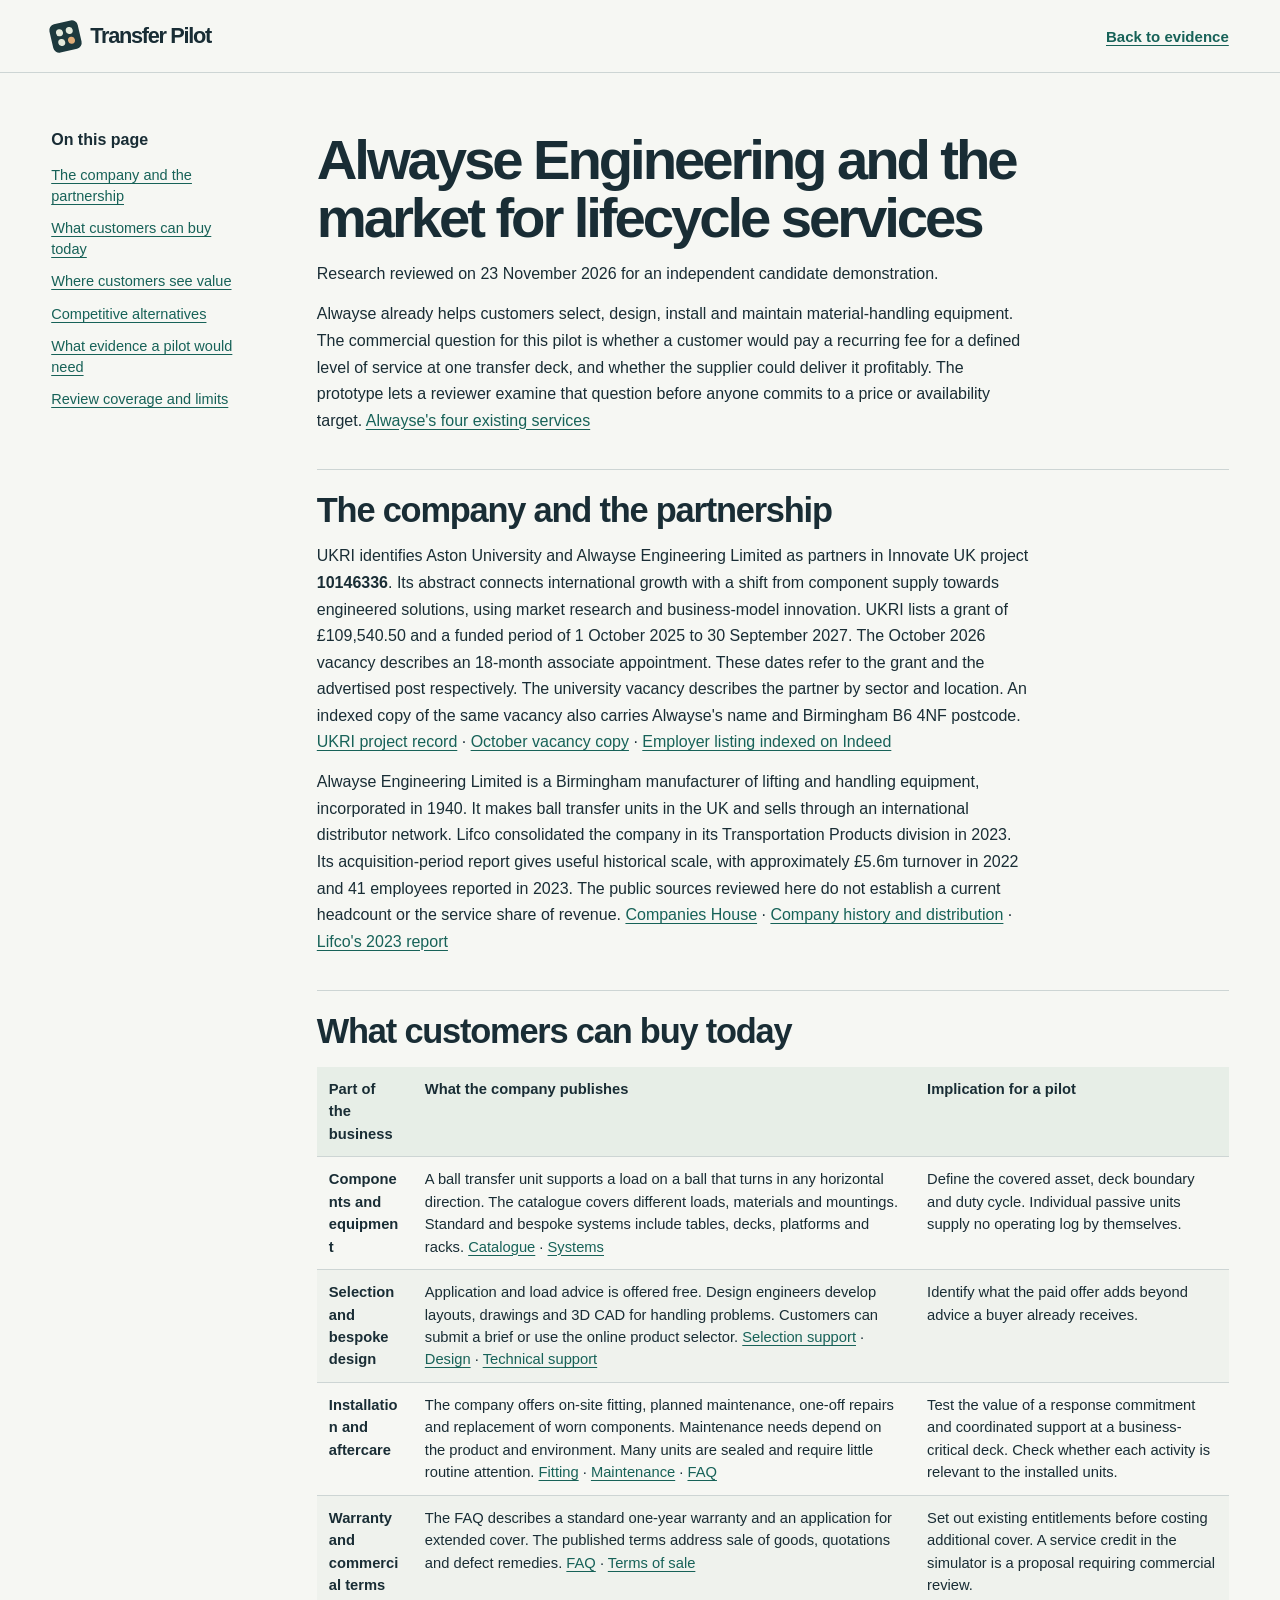
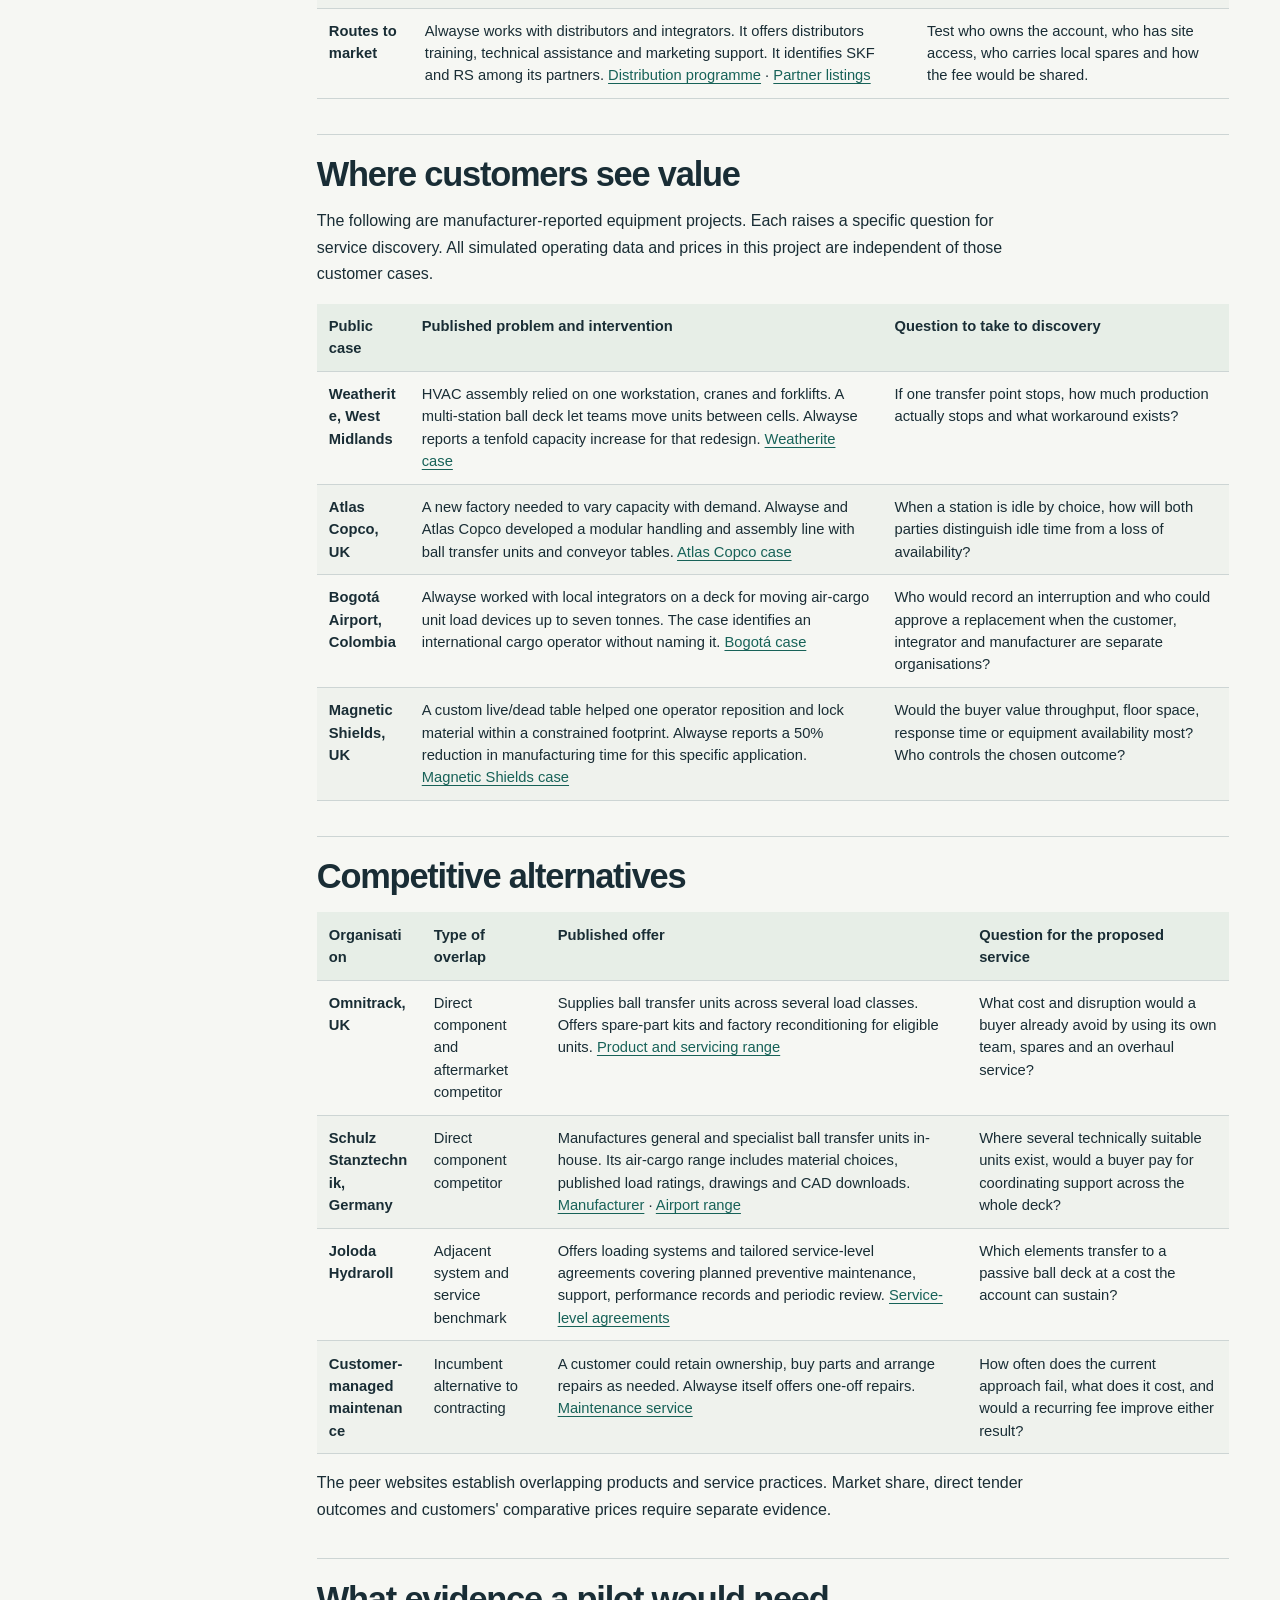
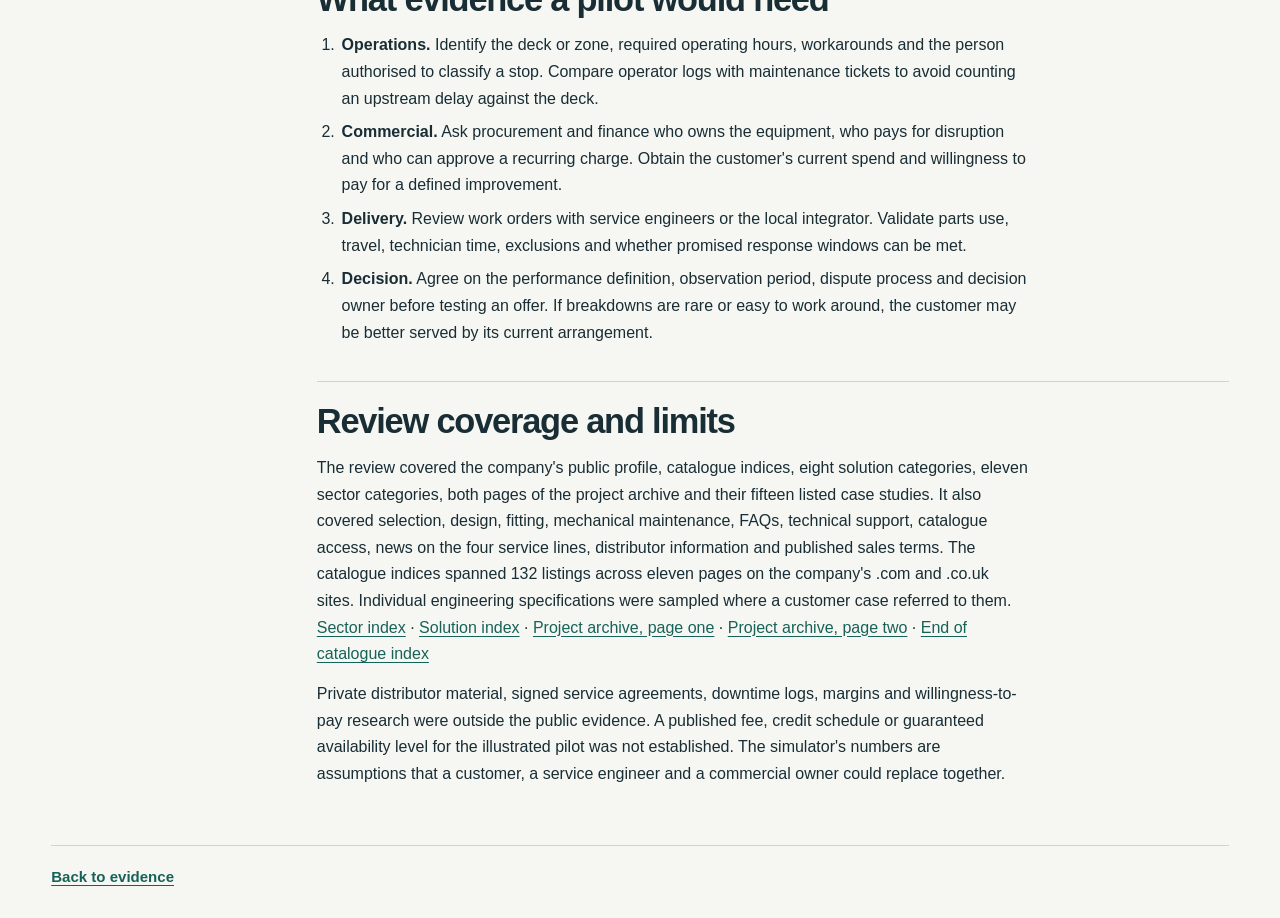
<file: docs/company-and-market.html>
<!doctype html>
<html lang="en-GB">
<head>
  <meta charset="utf-8">
  <meta name="viewport" content="width=device-width, initial-scale=1">
  <title>Alwayse Engineering and the market for lifecycle services | Transfer Pilot</title>
  <link rel="stylesheet" href="../styles.css">
  <link rel="stylesheet" href="docs.css">
</head>
<body>
  <a class="skip" href="#article">Skip to document</a>
  <header class="site-bar"><div class="doc-bar">
    <a class="wordmark" href="../index.html#home" aria-label="Transfer Pilot home"><span class="logo-grid" aria-hidden="true"><i></i><i></i><i></i><i></i></span>Transfer Pilot</a>
    <a class="doc-back" href="../index.html#evidence">Back to evidence</a>
  </div></header>
  <main class="doc-layout">
    <aside class="doc-toc"><nav aria-label="On this page">
      <h2>On this page</h2>
      <ul><li><a href="#the-company-and-the-partnership">The company and the partnership</a></li><li><a href="#what-customers-can-buy-today">What customers can buy today</a></li><li><a href="#where-customers-see-value">Where customers see value</a></li><li><a href="#competitive-alternatives">Competitive alternatives</a></li><li><a href="#what-evidence-a-pilot-would-need">What evidence a pilot would need</a></li><li><a href="#review-coverage-and-limits">Review coverage and limits</a></li></ul>
    </nav></aside>
    <details class="doc-mobile-toc"><summary>On this page</summary>
      <nav aria-label="On this page"><ul><li><a href="#the-company-and-the-partnership">The company and the partnership</a></li><li><a href="#what-customers-can-buy-today">What customers can buy today</a></li><li><a href="#where-customers-see-value">Where customers see value</a></li><li><a href="#competitive-alternatives">Competitive alternatives</a></li><li><a href="#what-evidence-a-pilot-would-need">What evidence a pilot would need</a></li><li><a href="#review-coverage-and-limits">Review coverage and limits</a></li></ul></nav>
    </details>
    <article id="article" class="doc-article" tabindex="-1"><h1 id="alwayse-engineering-and-the-market-for-lifecycle-services">Alwayse Engineering and the market for lifecycle services</h1>
<p>Research reviewed on 23 November 2026 for an independent candidate demonstration.</p>
<p>Alwayse already helps customers select, design, install and maintain material-handling equipment. The commercial question for this pilot is whether a customer would pay a recurring fee for a defined level of service at one transfer deck, and whether the supplier could deliver it profitably. The prototype lets a reviewer examine that question before anyone commits to a price or availability target. <a href="https://www.alwayse.com/insights-for-october/">Alwayse's four existing services</a></p>
<h2 id="the-company-and-the-partnership">The company and the partnership</h2>
<p>UKRI identifies Aston University and Alwayse Engineering Limited as partners in Innovate UK project <strong>10146336</strong>. Its abstract connects international growth with a shift from component supply towards engineered solutions, using market research and business-model innovation. UKRI lists a grant of £109,540.50 and a funded period of 1 October 2025 to 30 September 2027. The October 2026 vacancy describes an 18-month associate appointment. These dates refer to the grant and the advertised post respectively. The university vacancy describes the partner by sector and location. An indexed copy of the same vacancy also carries Alwayse's name and Birmingham B6 4NF postcode. <a href="https://gtr.ukri.org/projects?ref=10146336">UKRI project record</a> · <a href="https://unijobs.ac/jobs/servitization-and-service-innovation-lead-ktp-associate-2">October vacancy copy</a> · <a href="https://uk.indeed.com/q-consulting-l-borough-of-dudley-jobs.html">Employer listing indexed on Indeed</a></p>
<p>Alwayse Engineering Limited is a Birmingham manufacturer of lifting and handling equipment, incorporated in 1940. It makes ball transfer units in the UK and sells through an international distributor network. Lifco consolidated the company in its Transportation Products division in 2023. Its acquisition-period report gives useful historical scale, with approximately £5.6m turnover in 2022 and 41 employees reported in 2023. The public sources reviewed here do not establish a current headcount or the service share of revenue. <a href="https://find-and-update.company-information.service.gov.uk/company/00362715">Companies House</a> · <a href="https://www.alwayse.com/about-alwayse/">Company history and distribution</a> · <a href="https://www.lifco.se/investors/mfn/interim-report-january-september-2023-a847523f">Lifco's 2023 report</a></p>
<h2 id="what-customers-can-buy-today">What customers can buy today</h2>
<div class="doc-table" role="region" aria-labelledby="what-customers-can-buy-today" tabindex="0">
<table aria-labelledby="what-customers-can-buy-today">
<thead>
<tr>
<th scope="col">Part of the business</th>
<th scope="col">What the company publishes</th>
<th scope="col">Implication for a pilot</th>
</tr>
</thead>
<tbody>
<tr>
<td>Components and equipment</td>
<td>A ball transfer unit supports a load on a ball that turns in any horizontal direction. The catalogue covers different loads, materials and mountings. Standard and bespoke systems include tables, decks, platforms and racks. <a href="https://www.alwayse.com/ball-transfer-units/">Catalogue</a> · <a href="https://www.alwayse.com/alwayse-solutions/">Systems</a></td>
<td>Define the covered asset, deck boundary and duty cycle. Individual passive units supply no operating log by themselves.</td>
</tr>
<tr>
<td>Selection and bespoke design</td>
<td>Application and load advice is offered free. Design engineers develop layouts, drawings and 3D CAD for handling problems. Customers can submit a brief or use the online product selector. <a href="https://www.alwayse.com/support-in-choosing-the-right-ball-transfer-solution/">Selection support</a> · <a href="https://www.alwayse.com/ball-transfer-design-services/">Design</a> · <a href="https://www.alwayse.com/technical-support/">Technical support</a></td>
<td>Identify what the paid offer adds beyond advice a buyer already receives.</td>
</tr>
<tr>
<td>Installation and aftercare</td>
<td>The company offers on-site fitting, planned maintenance, one-off repairs and replacement of worn components. Maintenance needs depend on the product and environment. Many units are sealed and require little routine attention. <a href="https://www.alwayse.com/ball-transfer-unit-fitting-services/">Fitting</a> · <a href="https://www.alwayse.com/ball-transfer-maintenance-services/">Maintenance</a> · <a href="https://www.alwayse.com/information-hub/frequently-asked-questions/">FAQ</a></td>
<td>Test the value of a response commitment and coordinated support at a business-critical deck. Check whether each activity is relevant to the installed units.</td>
</tr>
<tr>
<td>Warranty and commercial terms</td>
<td>The FAQ describes a standard one-year warranty and an application for extended cover. The published terms address sale of goods, quotations and defect remedies. <a href="https://www.alwayse.com/information-hub/frequently-asked-questions/">FAQ</a> · <a href="https://www.alwayse.com/terms-and-conditions/">Terms of sale</a></td>
<td>Set out existing entitlements before costing additional cover. A service credit in the simulator is a proposal requiring commercial review.</td>
</tr>
<tr>
<td>Routes to market</td>
<td>Alwayse works with distributors and integrators. It offers distributors training, technical assistance and marketing support. It identifies SKF and RS among its partners. <a href="https://www.alwayse.com/become-a-distributor/">Distribution programme</a> · <a href="https://www.alwayse.com/">Partner listings</a></td>
<td>Test who owns the account, who has site access, who carries local spares and how the fee would be shared.</td>
</tr>
</tbody>
</table>
</div>
<h2 id="where-customers-see-value">Where customers see value</h2>
<p>The following are manufacturer-reported equipment projects. Each raises a specific question for service discovery. All simulated operating data and prices in this project are independent of those customer cases.</p>
<div class="doc-table" role="region" aria-labelledby="where-customers-see-value" tabindex="0">
<table aria-labelledby="where-customers-see-value">
<thead>
<tr>
<th scope="col">Public case</th>
<th scope="col">Published problem and intervention</th>
<th scope="col">Question to take to discovery</th>
</tr>
</thead>
<tbody>
<tr>
<td>Weatherite, West Midlands</td>
<td>HVAC assembly relied on one workstation, cranes and forklifts. A multi-station ball deck let teams move units between cells. Alwayse reports a tenfold capacity increase for that redesign. <a href="https://www.alwayse.com/success-stories/weatherites-smart-move-to-improve-assembly/">Weatherite case</a></td>
<td>If one transfer point stops, how much production actually stops and what workaround exists?</td>
</tr>
<tr>
<td>Atlas Copco, UK</td>
<td>A new factory needed to vary capacity with demand. Alwayse and Atlas Copco developed a modular handling and assembly line with ball transfer units and conveyor tables. <a href="https://www.alwayse.com/success-stories/atlas-copco/">Atlas Copco case</a></td>
<td>When a station is idle by choice, how will both parties distinguish idle time from a loss of availability?</td>
</tr>
<tr>
<td>Bogotá Airport, Colombia</td>
<td>Alwayse worked with local integrators on a deck for moving air-cargo unit load devices up to seven tonnes. The case identifies an international cargo operator without naming it. <a href="https://www.alwayse.com/success-stories/alwayse-the-go-to-solution-for-air-cargo-movement/">Bogotá case</a></td>
<td>Who would record an interruption and who could approve a replacement when the customer, integrator and manufacturer are separate organisations?</td>
</tr>
<tr>
<td>Magnetic Shields, UK</td>
<td>A custom live/dead table helped one operator reposition and lock material within a constrained footprint. Alwayse reports a 50% reduction in manufacturing time for this specific application. <a href="https://www.alwayse.com/success-stories/magnetic-shields/">Magnetic Shields case</a></td>
<td>Would the buyer value throughput, floor space, response time or equipment availability most? Who controls the chosen outcome?</td>
</tr>
</tbody>
</table>
</div>
<h2 id="competitive-alternatives">Competitive alternatives</h2>
<div class="doc-table" role="region" aria-labelledby="competitive-alternatives" tabindex="0">
<table aria-labelledby="competitive-alternatives">
<thead>
<tr>
<th scope="col">Organisation</th>
<th scope="col">Type of overlap</th>
<th scope="col">Published offer</th>
<th scope="col">Question for the proposed service</th>
</tr>
</thead>
<tbody>
<tr>
<td>Omnitrack, UK</td>
<td>Direct component and aftermarket competitor</td>
<td>Supplies ball transfer units across several load classes. Offers spare-part kits and factory reconditioning for eligible units. <a href="https://www.omnitrack.com/ball-transfer-units/">Product and servicing range</a></td>
<td>What cost and disruption would a buyer already avoid by using its own team, spares and an overhaul service?</td>
</tr>
<tr>
<td>Schulz Stanztechnik, Germany</td>
<td>Direct component competitor</td>
<td>Manufactures general and specialist ball transfer units in-house. Its air-cargo range includes material choices, published load ratings, drawings and CAD downloads. <a href="https://kugelrollen.de/en/">Manufacturer</a> · <a href="https://kugelrollen.de/en/airport-ball-caster-air-cargo-units/">Airport range</a></td>
<td>Where several technically suitable units exist, would a buyer pay for coordinating support across the whole deck?</td>
</tr>
<tr>
<td>Joloda Hydraroll</td>
<td>Adjacent system and service benchmark</td>
<td>Offers loading systems and tailored service-level agreements covering planned preventive maintenance, support, performance records and periodic review. <a href="https://www.joloda.com/en/services/service-level-agreements/">Service-level agreements</a></td>
<td>Which elements transfer to a passive ball deck at a cost the account can sustain?</td>
</tr>
<tr>
<td>Customer-managed maintenance</td>
<td>Incumbent alternative to contracting</td>
<td>A customer could retain ownership, buy parts and arrange repairs as needed. Alwayse itself offers one-off repairs. <a href="https://www.alwayse.com/ball-transfer-maintenance-services/">Maintenance service</a></td>
<td>How often does the current approach fail, what does it cost, and would a recurring fee improve either result?</td>
</tr>
</tbody>
</table>
</div>
<p>The peer websites establish overlapping products and service practices. Market share, direct tender outcomes and customers' comparative prices require separate evidence.</p>
<h2 id="what-evidence-a-pilot-would-need">What evidence a pilot would need</h2>
<ol>
<li><strong>Operations.</strong> Identify the deck or zone, required operating hours, workarounds and the person authorised to classify a stop. Compare operator logs with maintenance tickets to avoid counting an upstream delay against the deck.</li>
<li><strong>Commercial.</strong> Ask procurement and finance who owns the equipment, who pays for disruption and who can approve a recurring charge. Obtain the customer's current spend and willingness to pay for a defined improvement.</li>
<li><strong>Delivery.</strong> Review work orders with service engineers or the local integrator. Validate parts use, travel, technician time, exclusions and whether promised response windows can be met.</li>
<li><strong>Decision.</strong> Agree on the performance definition, observation period, dispute process and decision owner before testing an offer. If breakdowns are rare or easy to work around, the customer may be better served by its current arrangement.</li>
</ol>
<h2 id="review-coverage-and-limits">Review coverage and limits</h2>
<p>The review covered the company's public profile, catalogue indices, eight solution categories, eleven sector categories, both pages of the project archive and their fifteen listed case studies. It also covered selection, design, fitting, mechanical maintenance, FAQs, technical support, catalogue access, news on the four service lines, distributor information and published sales terms. The catalogue indices spanned 132 listings across eleven pages on the company's .com and .co.uk sites. Individual engineering specifications were sampled where a customer case referred to them. <a href="https://www.alwayse.com/sectors/">Sector index</a> · <a href="https://www.alwayse.com/solutions/">Solution index</a> · <a href="https://www.alwayse.com/success-stories/">Project archive, page one</a> · <a href="https://www.alwayse.com/success-stories/page/2/">Project archive, page two</a> · <a href="https://www.alwayse.com/ball-transfer-units/page/11/">End of catalogue index</a></p>
<p>Private distributor material, signed service agreements, downtime logs, margins and willingness-to-pay research were outside the public evidence. A published fee, credit schedule or guaranteed availability level for the illustrated pilot was not established. The simulator's numbers are assumptions that a customer, a service engineer and a commercial owner could replace together.</p>
</article>
  </main>
  <footer class="doc-footer"><a href="../index.html#evidence">Back to evidence</a></footer>
</body>
</html>
</file>
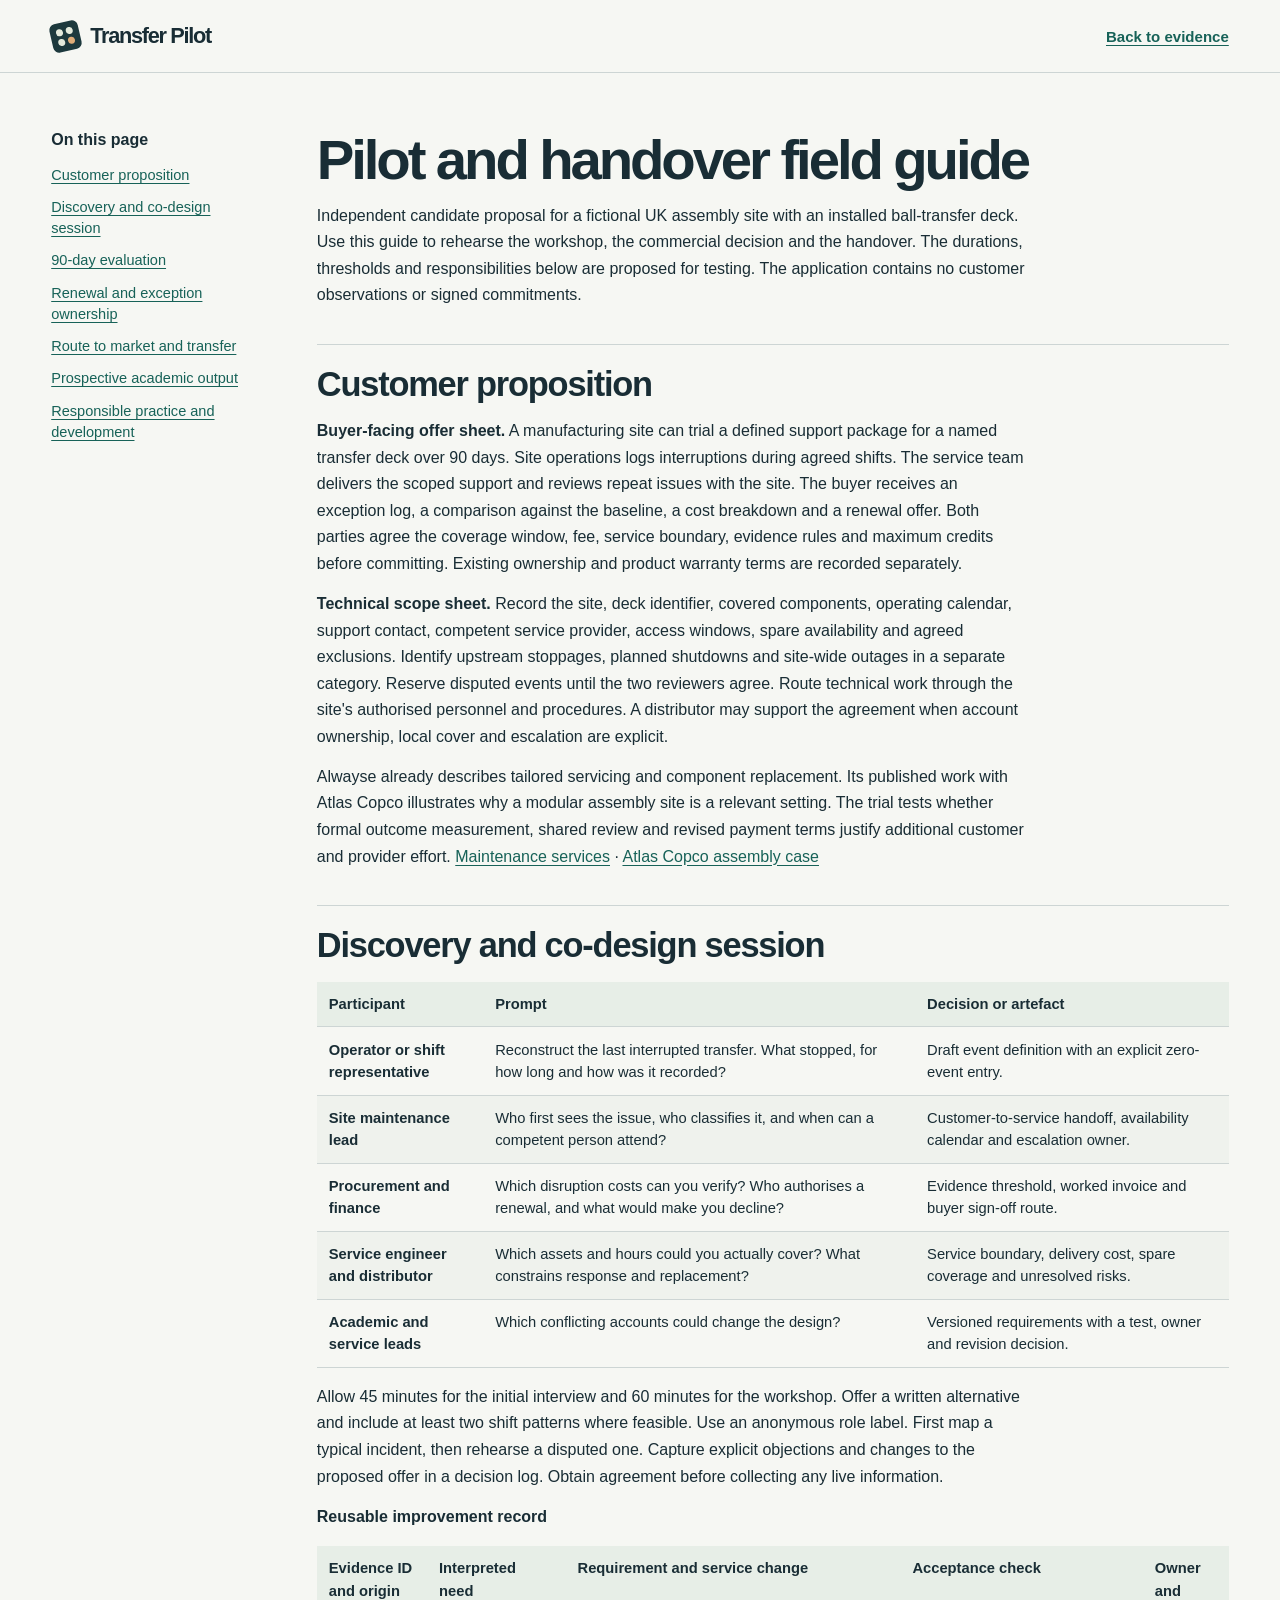
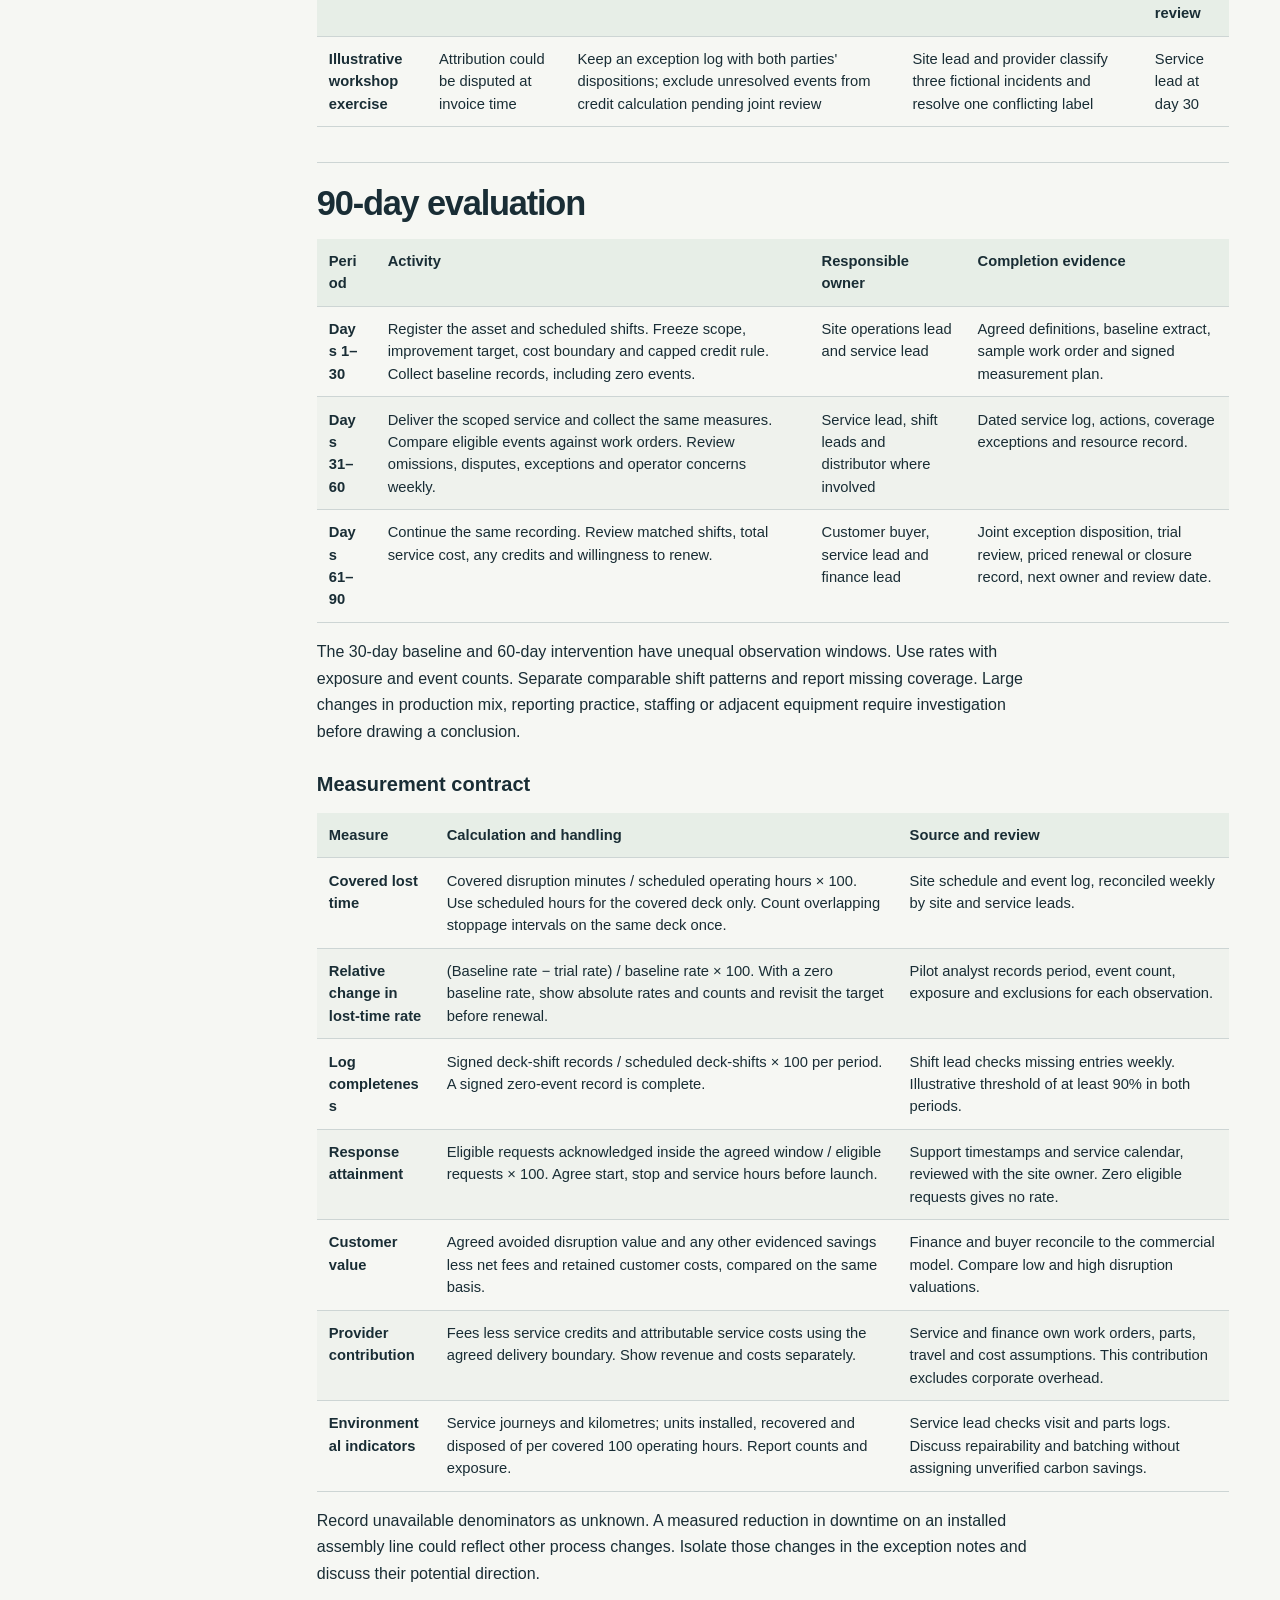
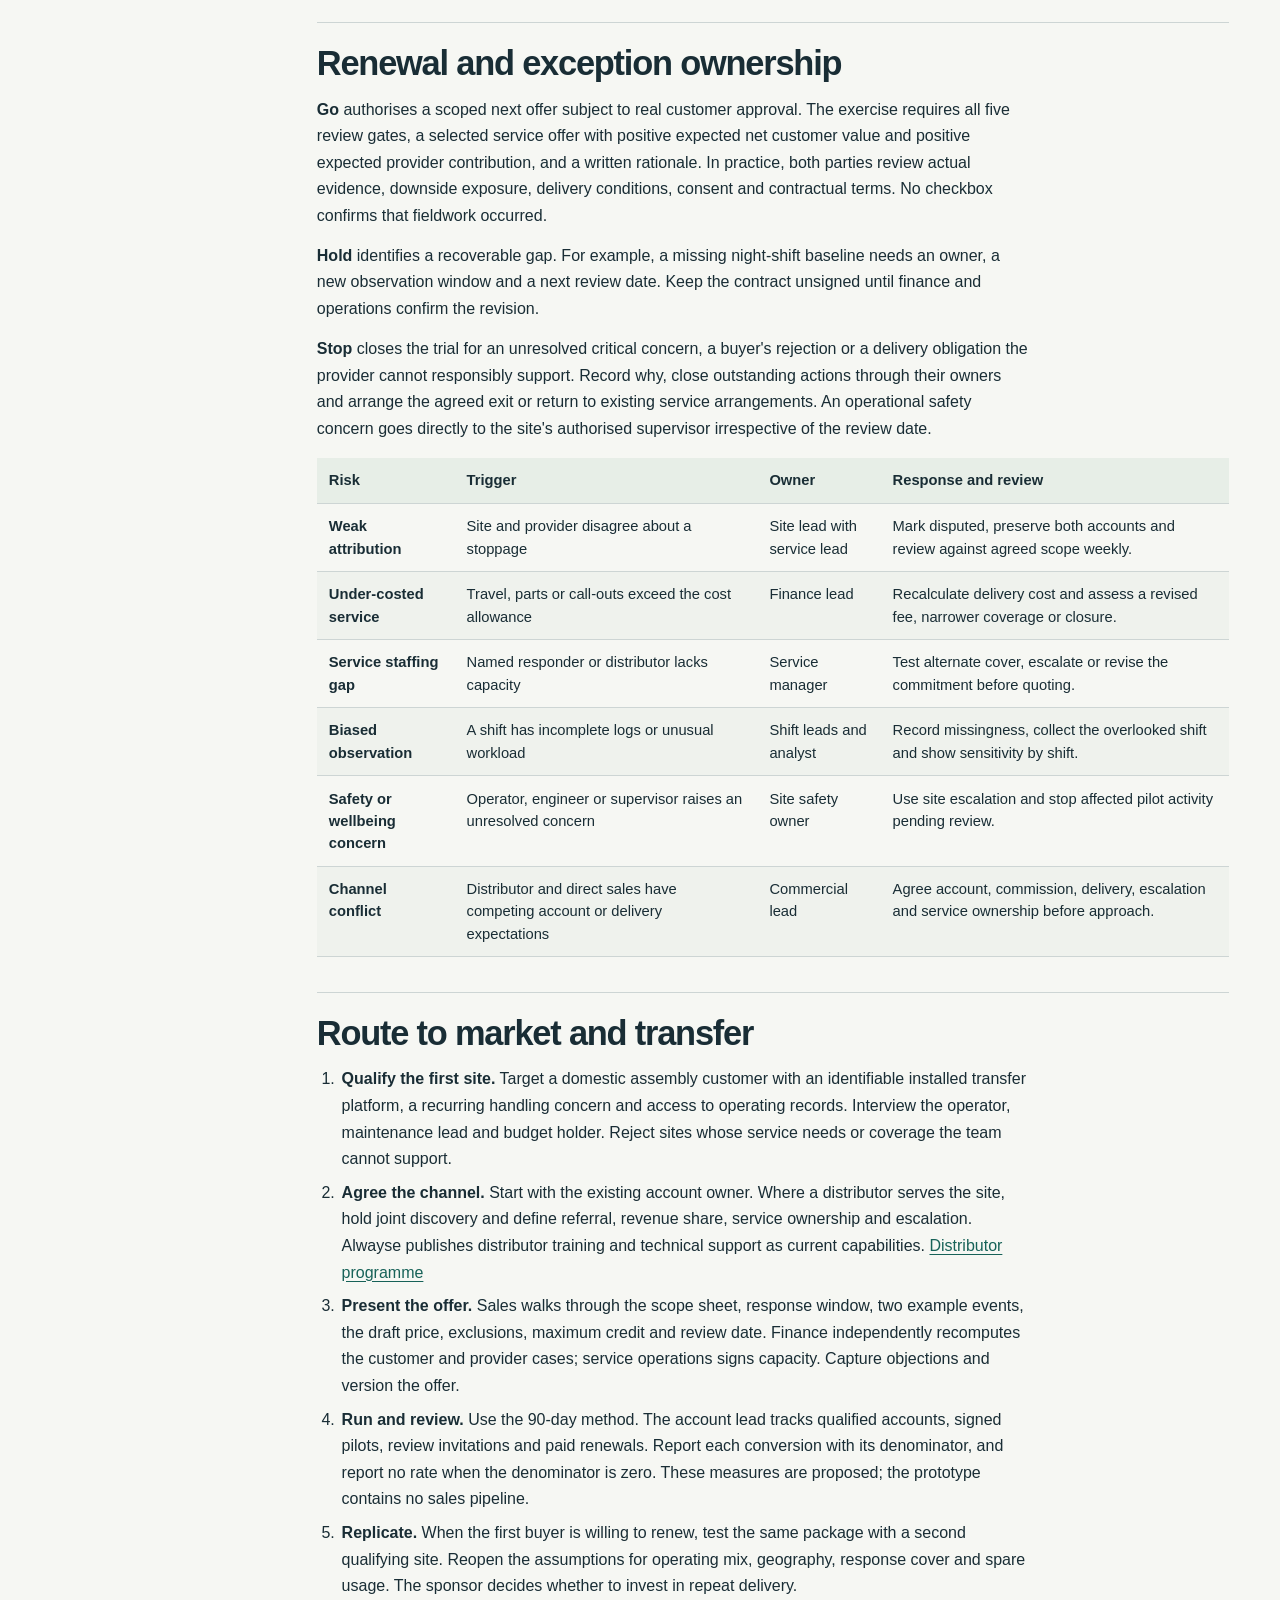
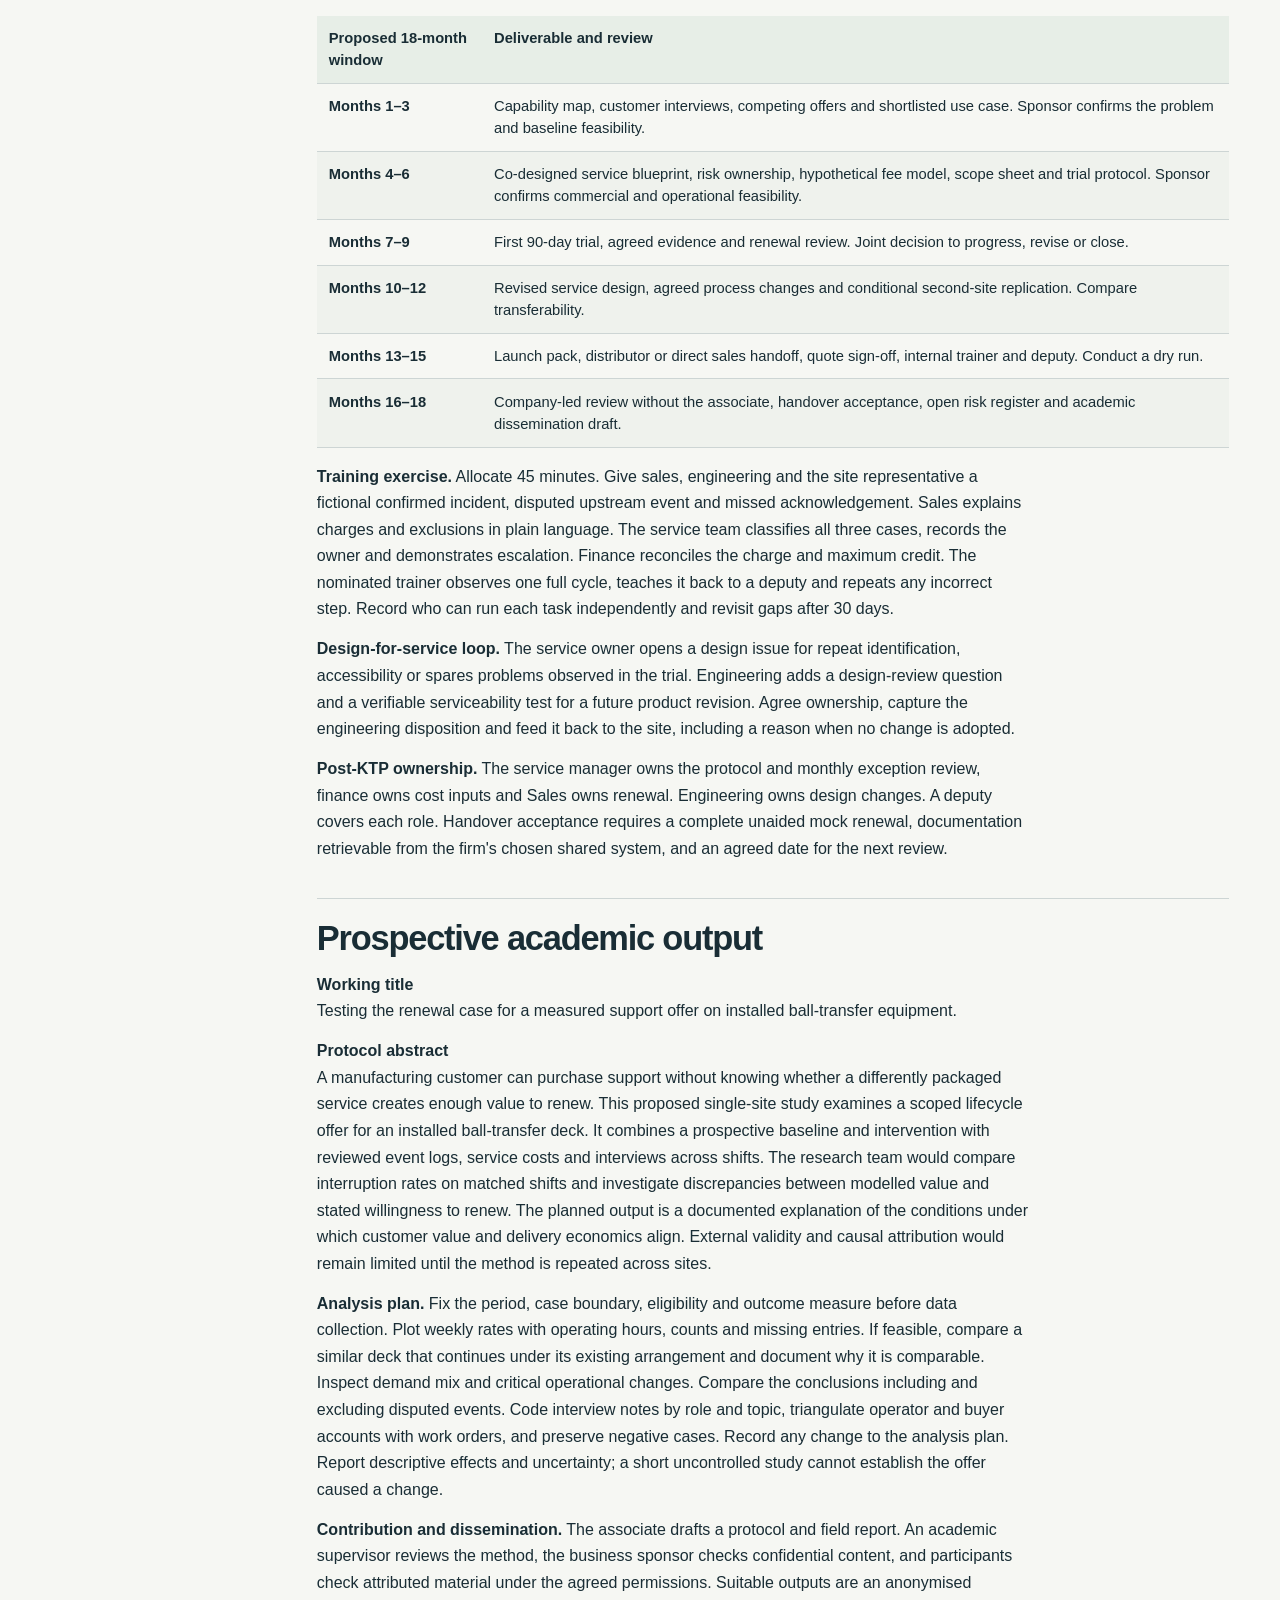
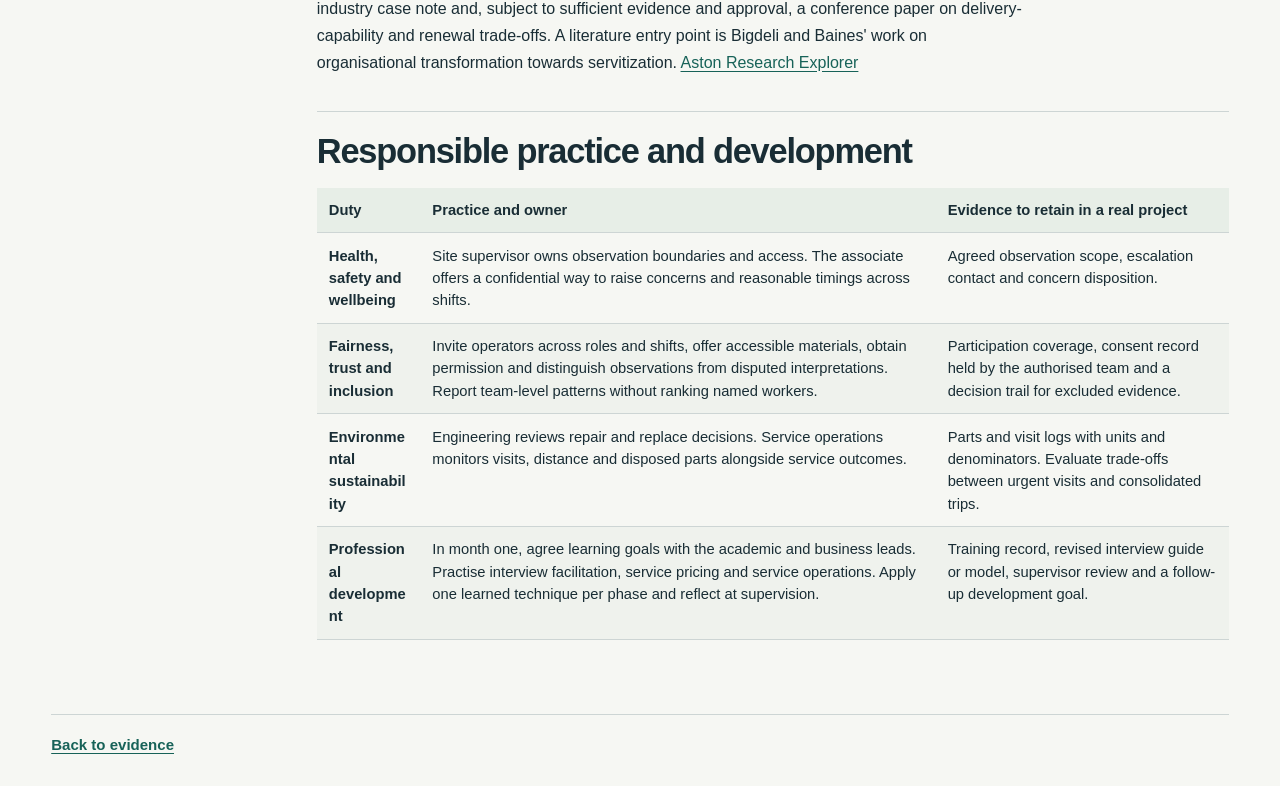
<file: docs/field-guide.html>
<!doctype html>
<html lang="en-GB">
<head>
  <meta charset="utf-8">
  <meta name="viewport" content="width=device-width, initial-scale=1">
  <title>Pilot and handover field guide | Transfer Pilot</title>
  <link rel="stylesheet" href="../styles.css">
  <link rel="stylesheet" href="docs.css">
</head>
<body>
  <a class="skip" href="#article">Skip to document</a>
  <header class="site-bar"><div class="doc-bar">
    <a class="wordmark" href="../index.html#home" aria-label="Transfer Pilot home"><span class="logo-grid" aria-hidden="true"><i></i><i></i><i></i><i></i></span>Transfer Pilot</a>
    <a class="doc-back" href="../index.html#evidence">Back to evidence</a>
  </div></header>
  <main class="doc-layout">
    <aside class="doc-toc"><nav aria-label="On this page">
      <h2>On this page</h2>
      <ul><li><a href="#customer-proposition">Customer proposition</a></li><li><a href="#discovery-and-co-design-session">Discovery and co-design session</a></li><li><a href="#90-day-evaluation">90-day evaluation</a></li><li><a href="#renewal-and-exception-ownership">Renewal and exception ownership</a></li><li><a href="#route-to-market-and-transfer">Route to market and transfer</a></li><li><a href="#prospective-academic-output">Prospective academic output</a></li><li><a href="#responsible-practice-and-development">Responsible practice and development</a></li></ul>
    </nav></aside>
    <details class="doc-mobile-toc"><summary>On this page</summary>
      <nav aria-label="On this page"><ul><li><a href="#customer-proposition">Customer proposition</a></li><li><a href="#discovery-and-co-design-session">Discovery and co-design session</a></li><li><a href="#90-day-evaluation">90-day evaluation</a></li><li><a href="#renewal-and-exception-ownership">Renewal and exception ownership</a></li><li><a href="#route-to-market-and-transfer">Route to market and transfer</a></li><li><a href="#prospective-academic-output">Prospective academic output</a></li><li><a href="#responsible-practice-and-development">Responsible practice and development</a></li></ul></nav>
    </details>
    <article id="article" class="doc-article" tabindex="-1"><h1 id="pilot-and-handover-field-guide">Pilot and handover field guide</h1>
<p>Independent candidate proposal for a fictional UK assembly site with an installed ball-transfer deck. Use this guide to rehearse the workshop, the commercial decision and the handover. The durations, thresholds and responsibilities below are proposed for testing. The application contains no customer observations or signed commitments.</p>
<h2 id="customer-proposition">Customer proposition</h2>
<p><strong>Buyer-facing offer sheet.</strong> A manufacturing site can trial a defined support package for a named transfer deck over 90 days. Site operations logs interruptions during agreed shifts. The service team delivers the scoped support and reviews repeat issues with the site. The buyer receives an exception log, a comparison against the baseline, a cost breakdown and a renewal offer. Both parties agree the coverage window, fee, service boundary, evidence rules and maximum credits before committing. Existing ownership and product warranty terms are recorded separately.</p>
<p><strong>Technical scope sheet.</strong> Record the site, deck identifier, covered components, operating calendar, support contact, competent service provider, access windows, spare availability and agreed exclusions. Identify upstream stoppages, planned shutdowns and site-wide outages in a separate category. Reserve disputed events until the two reviewers agree. Route technical work through the site's authorised personnel and procedures. A distributor may support the agreement when account ownership, local cover and escalation are explicit.</p>
<p>Alwayse already describes tailored servicing and component replacement. Its published work with Atlas Copco illustrates why a modular assembly site is a relevant setting. The trial tests whether formal outcome measurement, shared review and revised payment terms justify additional customer and provider effort. <a href="https://www.alwayse.com/ball-transfer-maintenance-services/">Maintenance services</a> · <a href="https://www.alwayse.com/success-stories/atlas-copco/">Atlas Copco assembly case</a></p>
<h2 id="discovery-and-co-design-session">Discovery and co-design session</h2>
<div class="doc-table" role="region" aria-labelledby="discovery-and-co-design-session" tabindex="0">
<table aria-labelledby="discovery-and-co-design-session">
<thead>
<tr>
<th scope="col">Participant</th>
<th scope="col">Prompt</th>
<th scope="col">Decision or artefact</th>
</tr>
</thead>
<tbody>
<tr>
<td>Operator or shift representative</td>
<td>Reconstruct the last interrupted transfer. What stopped, for how long and how was it recorded?</td>
<td>Draft event definition with an explicit zero-event entry.</td>
</tr>
<tr>
<td>Site maintenance lead</td>
<td>Who first sees the issue, who classifies it, and when can a competent person attend?</td>
<td>Customer-to-service handoff, availability calendar and escalation owner.</td>
</tr>
<tr>
<td>Procurement and finance</td>
<td>Which disruption costs can you verify? Who authorises a renewal, and what would make you decline?</td>
<td>Evidence threshold, worked invoice and buyer sign-off route.</td>
</tr>
<tr>
<td>Service engineer and distributor</td>
<td>Which assets and hours could you actually cover? What constrains response and replacement?</td>
<td>Service boundary, delivery cost, spare coverage and unresolved risks.</td>
</tr>
<tr>
<td>Academic and service leads</td>
<td>Which conflicting accounts could change the design?</td>
<td>Versioned requirements with a test, owner and revision decision.</td>
</tr>
</tbody>
</table>
</div>
<p>Allow 45 minutes for the initial interview and 60 minutes for the workshop. Offer a written alternative and include at least two shift patterns where feasible. Use an anonymous role label. First map a typical incident, then rehearse a disputed one. Capture explicit objections and changes to the proposed offer in a decision log. Obtain agreement before collecting any live information.</p>
<p><strong>Reusable improvement record</strong></p>
<div class="doc-table" role="region" aria-labelledby="discovery-and-co-design-session" tabindex="0">
<table aria-labelledby="discovery-and-co-design-session">
<thead>
<tr>
<th scope="col">Evidence ID and origin</th>
<th scope="col">Interpreted need</th>
<th scope="col">Requirement and service change</th>
<th scope="col">Acceptance check</th>
<th scope="col">Owner and review</th>
</tr>
</thead>
<tbody>
<tr>
<td>Illustrative workshop exercise</td>
<td>Attribution could be disputed at invoice time</td>
<td>Keep an exception log with both parties' dispositions; exclude unresolved events from credit calculation pending joint review</td>
<td>Site lead and provider classify three fictional incidents and resolve one conflicting label</td>
<td>Service lead at day 30</td>
</tr>
</tbody>
</table>
</div>
<h2 id="90-day-evaluation">90-day evaluation</h2>
<div class="doc-table" role="region" aria-labelledby="90-day-evaluation" tabindex="0">
<table aria-labelledby="90-day-evaluation">
<thead>
<tr>
<th scope="col">Period</th>
<th scope="col">Activity</th>
<th scope="col">Responsible owner</th>
<th scope="col">Completion evidence</th>
</tr>
</thead>
<tbody>
<tr>
<td>Days 1–30</td>
<td>Register the asset and scheduled shifts. Freeze scope, improvement target, cost boundary and capped credit rule. Collect baseline records, including zero events.</td>
<td>Site operations lead and service lead</td>
<td>Agreed definitions, baseline extract, sample work order and signed measurement plan.</td>
</tr>
<tr>
<td>Days 31–60</td>
<td>Deliver the scoped service and collect the same measures. Compare eligible events against work orders. Review omissions, disputes, exceptions and operator concerns weekly.</td>
<td>Service lead, shift leads and distributor where involved</td>
<td>Dated service log, actions, coverage exceptions and resource record.</td>
</tr>
<tr>
<td>Days 61–90</td>
<td>Continue the same recording. Review matched shifts, total service cost, any credits and willingness to renew.</td>
<td>Customer buyer, service lead and finance lead</td>
<td>Joint exception disposition, trial review, priced renewal or closure record, next owner and review date.</td>
</tr>
</tbody>
</table>
</div>
<p>The 30-day baseline and 60-day intervention have unequal observation windows. Use rates with exposure and event counts. Separate comparable shift patterns and report missing coverage. Large changes in production mix, reporting practice, staffing or adjacent equipment require investigation before drawing a conclusion.</p>
<h3 id="measurement-contract">Measurement contract</h3>
<div class="doc-table" role="region" aria-labelledby="measurement-contract" tabindex="0">
<table aria-labelledby="measurement-contract">
<thead>
<tr>
<th scope="col">Measure</th>
<th scope="col">Calculation and handling</th>
<th scope="col">Source and review</th>
</tr>
</thead>
<tbody>
<tr>
<td>Covered lost time</td>
<td>Covered disruption minutes / scheduled operating hours × 100. Use scheduled hours for the covered deck only. Count overlapping stoppage intervals on the same deck once.</td>
<td>Site schedule and event log, reconciled weekly by site and service leads.</td>
</tr>
<tr>
<td>Relative change in lost-time rate</td>
<td>(Baseline rate − trial rate) / baseline rate × 100. With a zero baseline rate, show absolute rates and counts and revisit the target before renewal.</td>
<td>Pilot analyst records period, event count, exposure and exclusions for each observation.</td>
</tr>
<tr>
<td>Log completeness</td>
<td>Signed deck-shift records / scheduled deck-shifts × 100 per period. A signed zero-event record is complete.</td>
<td>Shift lead checks missing entries weekly. Illustrative threshold of at least 90% in both periods.</td>
</tr>
<tr>
<td>Response attainment</td>
<td>Eligible requests acknowledged inside the agreed window / eligible requests × 100. Agree start, stop and service hours before launch.</td>
<td>Support timestamps and service calendar, reviewed with the site owner. Zero eligible requests gives no rate.</td>
</tr>
<tr>
<td>Customer value</td>
<td>Agreed avoided disruption value and any other evidenced savings less net fees and retained customer costs, compared on the same basis.</td>
<td>Finance and buyer reconcile to the commercial model. Compare low and high disruption valuations.</td>
</tr>
<tr>
<td>Provider contribution</td>
<td>Fees less service credits and attributable service costs using the agreed delivery boundary. Show revenue and costs separately.</td>
<td>Service and finance own work orders, parts, travel and cost assumptions. This contribution excludes corporate overhead.</td>
</tr>
<tr>
<td>Environmental indicators</td>
<td>Service journeys and kilometres; units installed, recovered and disposed of per covered 100 operating hours. Report counts and exposure.</td>
<td>Service lead checks visit and parts logs. Discuss repairability and batching without assigning unverified carbon savings.</td>
</tr>
</tbody>
</table>
</div>
<p>Record unavailable denominators as unknown. A measured reduction in downtime on an installed assembly line could reflect other process changes. Isolate those changes in the exception notes and discuss their potential direction.</p>
<h2 id="renewal-and-exception-ownership">Renewal and exception ownership</h2>
<p><strong>Go</strong> authorises a scoped next offer subject to real customer approval. The exercise requires all five review gates, a selected service offer with positive expected net customer value and positive expected provider contribution, and a written rationale. In practice, both parties review actual evidence, downside exposure, delivery conditions, consent and contractual terms. No checkbox confirms that fieldwork occurred.</p>
<p><strong>Hold</strong> identifies a recoverable gap. For example, a missing night-shift baseline needs an owner, a new observation window and a next review date. Keep the contract unsigned until finance and operations confirm the revision.</p>
<p><strong>Stop</strong> closes the trial for an unresolved critical concern, a buyer's rejection or a delivery obligation the provider cannot responsibly support. Record why, close outstanding actions through their owners and arrange the agreed exit or return to existing service arrangements. An operational safety concern goes directly to the site's authorised supervisor irrespective of the review date.</p>
<div class="doc-table" role="region" aria-labelledby="renewal-and-exception-ownership" tabindex="0">
<table aria-labelledby="renewal-and-exception-ownership">
<thead>
<tr>
<th scope="col">Risk</th>
<th scope="col">Trigger</th>
<th scope="col">Owner</th>
<th scope="col">Response and review</th>
</tr>
</thead>
<tbody>
<tr>
<td>Weak attribution</td>
<td>Site and provider disagree about a stoppage</td>
<td>Site lead with service lead</td>
<td>Mark disputed, preserve both accounts and review against agreed scope weekly.</td>
</tr>
<tr>
<td>Under-costed service</td>
<td>Travel, parts or call-outs exceed the cost allowance</td>
<td>Finance lead</td>
<td>Recalculate delivery cost and assess a revised fee, narrower coverage or closure.</td>
</tr>
<tr>
<td>Service staffing gap</td>
<td>Named responder or distributor lacks capacity</td>
<td>Service manager</td>
<td>Test alternate cover, escalate or revise the commitment before quoting.</td>
</tr>
<tr>
<td>Biased observation</td>
<td>A shift has incomplete logs or unusual workload</td>
<td>Shift leads and analyst</td>
<td>Record missingness, collect the overlooked shift and show sensitivity by shift.</td>
</tr>
<tr>
<td>Safety or wellbeing concern</td>
<td>Operator, engineer or supervisor raises an unresolved concern</td>
<td>Site safety owner</td>
<td>Use site escalation and stop affected pilot activity pending review.</td>
</tr>
<tr>
<td>Channel conflict</td>
<td>Distributor and direct sales have competing account or delivery expectations</td>
<td>Commercial lead</td>
<td>Agree account, commission, delivery, escalation and service ownership before approach.</td>
</tr>
</tbody>
</table>
</div>
<h2 id="route-to-market-and-transfer">Route to market and transfer</h2>
<ol>
<li><strong>Qualify the first site.</strong> Target a domestic assembly customer with an identifiable installed transfer platform, a recurring handling concern and access to operating records. Interview the operator, maintenance lead and budget holder. Reject sites whose service needs or coverage the team cannot support.</li>
<li><strong>Agree the channel.</strong> Start with the existing account owner. Where a distributor serves the site, hold joint discovery and define referral, revenue share, service ownership and escalation. Alwayse publishes distributor training and technical support as current capabilities. <a href="https://www.alwayse.com/become-a-distributor/">Distributor programme</a></li>
<li><strong>Present the offer.</strong> Sales walks through the scope sheet, response window, two example events, the draft price, exclusions, maximum credit and review date. Finance independently recomputes the customer and provider cases; service operations signs capacity. Capture objections and version the offer.</li>
<li><strong>Run and review.</strong> Use the 90-day method. The account lead tracks qualified accounts, signed pilots, review invitations and paid renewals. Report each conversion with its denominator, and report no rate when the denominator is zero. These measures are proposed; the prototype contains no sales pipeline.</li>
<li><strong>Replicate.</strong> When the first buyer is willing to renew, test the same package with a second qualifying site. Reopen the assumptions for operating mix, geography, response cover and spare usage. The sponsor decides whether to invest in repeat delivery.</li>
</ol>
<div class="doc-table" role="region" aria-labelledby="route-to-market-and-transfer" tabindex="0">
<table aria-labelledby="route-to-market-and-transfer">
<thead>
<tr>
<th scope="col">Proposed 18-month window</th>
<th scope="col">Deliverable and review</th>
</tr>
</thead>
<tbody>
<tr>
<td>Months 1–3</td>
<td>Capability map, customer interviews, competing offers and shortlisted use case. Sponsor confirms the problem and baseline feasibility.</td>
</tr>
<tr>
<td>Months 4–6</td>
<td>Co-designed service blueprint, risk ownership, hypothetical fee model, scope sheet and trial protocol. Sponsor confirms commercial and operational feasibility.</td>
</tr>
<tr>
<td>Months 7–9</td>
<td>First 90-day trial, agreed evidence and renewal review. Joint decision to progress, revise or close.</td>
</tr>
<tr>
<td>Months 10–12</td>
<td>Revised service design, agreed process changes and conditional second-site replication. Compare transferability.</td>
</tr>
<tr>
<td>Months 13–15</td>
<td>Launch pack, distributor or direct sales handoff, quote sign-off, internal trainer and deputy. Conduct a dry run.</td>
</tr>
<tr>
<td>Months 16–18</td>
<td>Company-led review without the associate, handover acceptance, open risk register and academic dissemination draft.</td>
</tr>
</tbody>
</table>
</div>
<p><strong>Training exercise.</strong> Allocate 45 minutes. Give sales, engineering and the site representative a fictional confirmed incident, disputed upstream event and missed acknowledgement. Sales explains charges and exclusions in plain language. The service team classifies all three cases, records the owner and demonstrates escalation. Finance reconciles the charge and maximum credit. The nominated trainer observes one full cycle, teaches it back to a deputy and repeats any incorrect step. Record who can run each task independently and revisit gaps after 30 days.</p>
<p><strong>Design-for-service loop.</strong> The service owner opens a design issue for repeat identification, accessibility or spares problems observed in the trial. Engineering adds a design-review question and a verifiable serviceability test for a future product revision. Agree ownership, capture the engineering disposition and feed it back to the site, including a reason when no change is adopted.</p>
<p><strong>Post-KTP ownership.</strong> The service manager owns the protocol and monthly exception review, finance owns cost inputs and Sales owns renewal. Engineering owns design changes. A deputy covers each role. Handover acceptance requires a complete unaided mock renewal, documentation retrievable from the firm's chosen shared system, and an agreed date for the next review.</p>
<h2 id="prospective-academic-output">Prospective academic output</h2>
<p><strong>Working title</strong><br />
Testing the renewal case for a measured support offer on installed ball-transfer equipment.</p>
<p><strong>Protocol abstract</strong><br />
A manufacturing customer can purchase support without knowing whether a differently packaged service creates enough value to renew. This proposed single-site study examines a scoped lifecycle offer for an installed ball-transfer deck. It combines a prospective baseline and intervention with reviewed event logs, service costs and interviews across shifts. The research team would compare interruption rates on matched shifts and investigate discrepancies between modelled value and stated willingness to renew. The planned output is a documented explanation of the conditions under which customer value and delivery economics align. External validity and causal attribution would remain limited until the method is repeated across sites.</p>
<p><strong>Analysis plan.</strong> Fix the period, case boundary, eligibility and outcome measure before data collection. Plot weekly rates with operating hours, counts and missing entries. If feasible, compare a similar deck that continues under its existing arrangement and document why it is comparable. Inspect demand mix and critical operational changes. Compare the conclusions including and excluding disputed events. Code interview notes by role and topic, triangulate operator and buyer accounts with work orders, and preserve negative cases. Record any change to the analysis plan. Report descriptive effects and uncertainty; a short uncontrolled study cannot establish the offer caused a change.</p>
<p><strong>Contribution and dissemination.</strong> The associate drafts a protocol and field report. An academic supervisor reviews the method, the business sponsor checks confidential content, and participants check attributed material under the agreed permissions. Suitable outputs are an anonymised industry case note and, subject to sufficient evidence and approval, a conference paper on delivery-capability and renewal trade-offs. A literature entry point is Bigdeli and Baines' work on organisational transformation towards servitization. <a href="https://research.aston.ac.uk/en/publications/organisational-transformation-towards-servitization/">Aston Research Explorer</a></p>
<h2 id="responsible-practice-and-development">Responsible practice and development</h2>
<div class="doc-table" role="region" aria-labelledby="responsible-practice-and-development" tabindex="0">
<table aria-labelledby="responsible-practice-and-development">
<thead>
<tr>
<th scope="col">Duty</th>
<th scope="col">Practice and owner</th>
<th scope="col">Evidence to retain in a real project</th>
</tr>
</thead>
<tbody>
<tr>
<td>Health, safety and wellbeing</td>
<td>Site supervisor owns observation boundaries and access. The associate offers a confidential way to raise concerns and reasonable timings across shifts.</td>
<td>Agreed observation scope, escalation contact and concern disposition.</td>
</tr>
<tr>
<td>Fairness, trust and inclusion</td>
<td>Invite operators across roles and shifts, offer accessible materials, obtain permission and distinguish observations from disputed interpretations. Report team-level patterns without ranking named workers.</td>
<td>Participation coverage, consent record held by the authorised team and a decision trail for excluded evidence.</td>
</tr>
<tr>
<td>Environmental sustainability</td>
<td>Engineering reviews repair and replace decisions. Service operations monitors visits, distance and disposed parts alongside service outcomes.</td>
<td>Parts and visit logs with units and denominators. Evaluate trade-offs between urgent visits and consolidated trips.</td>
</tr>
<tr>
<td>Professional development</td>
<td>In month one, agree learning goals with the academic and business leads. Practise interview facilitation, service pricing and service operations. Apply one learned technique per phase and reflect at supervision.</td>
<td>Training record, revised interview guide or model, supervisor review and a follow-up development goal.</td>
</tr>
</tbody>
</table>
</div>
</article>
  </main>
  <footer class="doc-footer"><a href="../index.html#evidence">Back to evidence</a></footer>
</body>
</html>
</file>
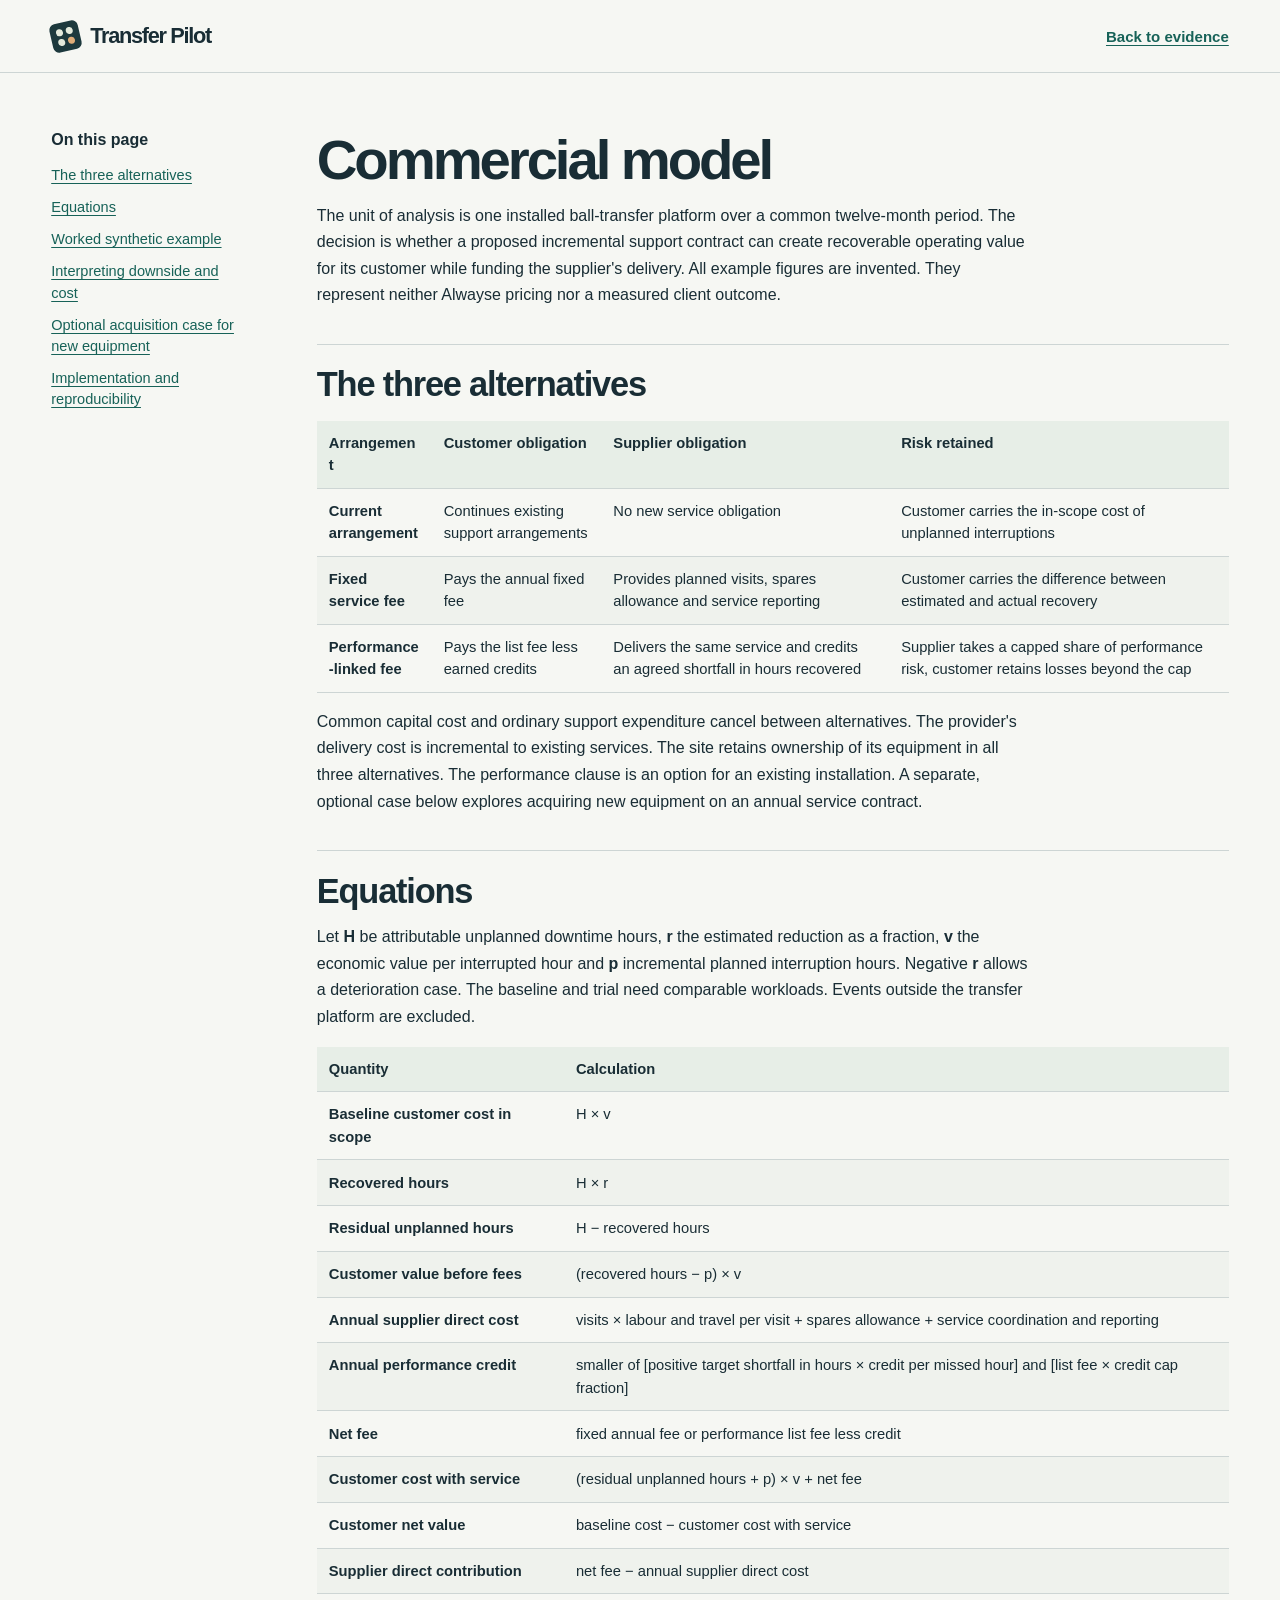
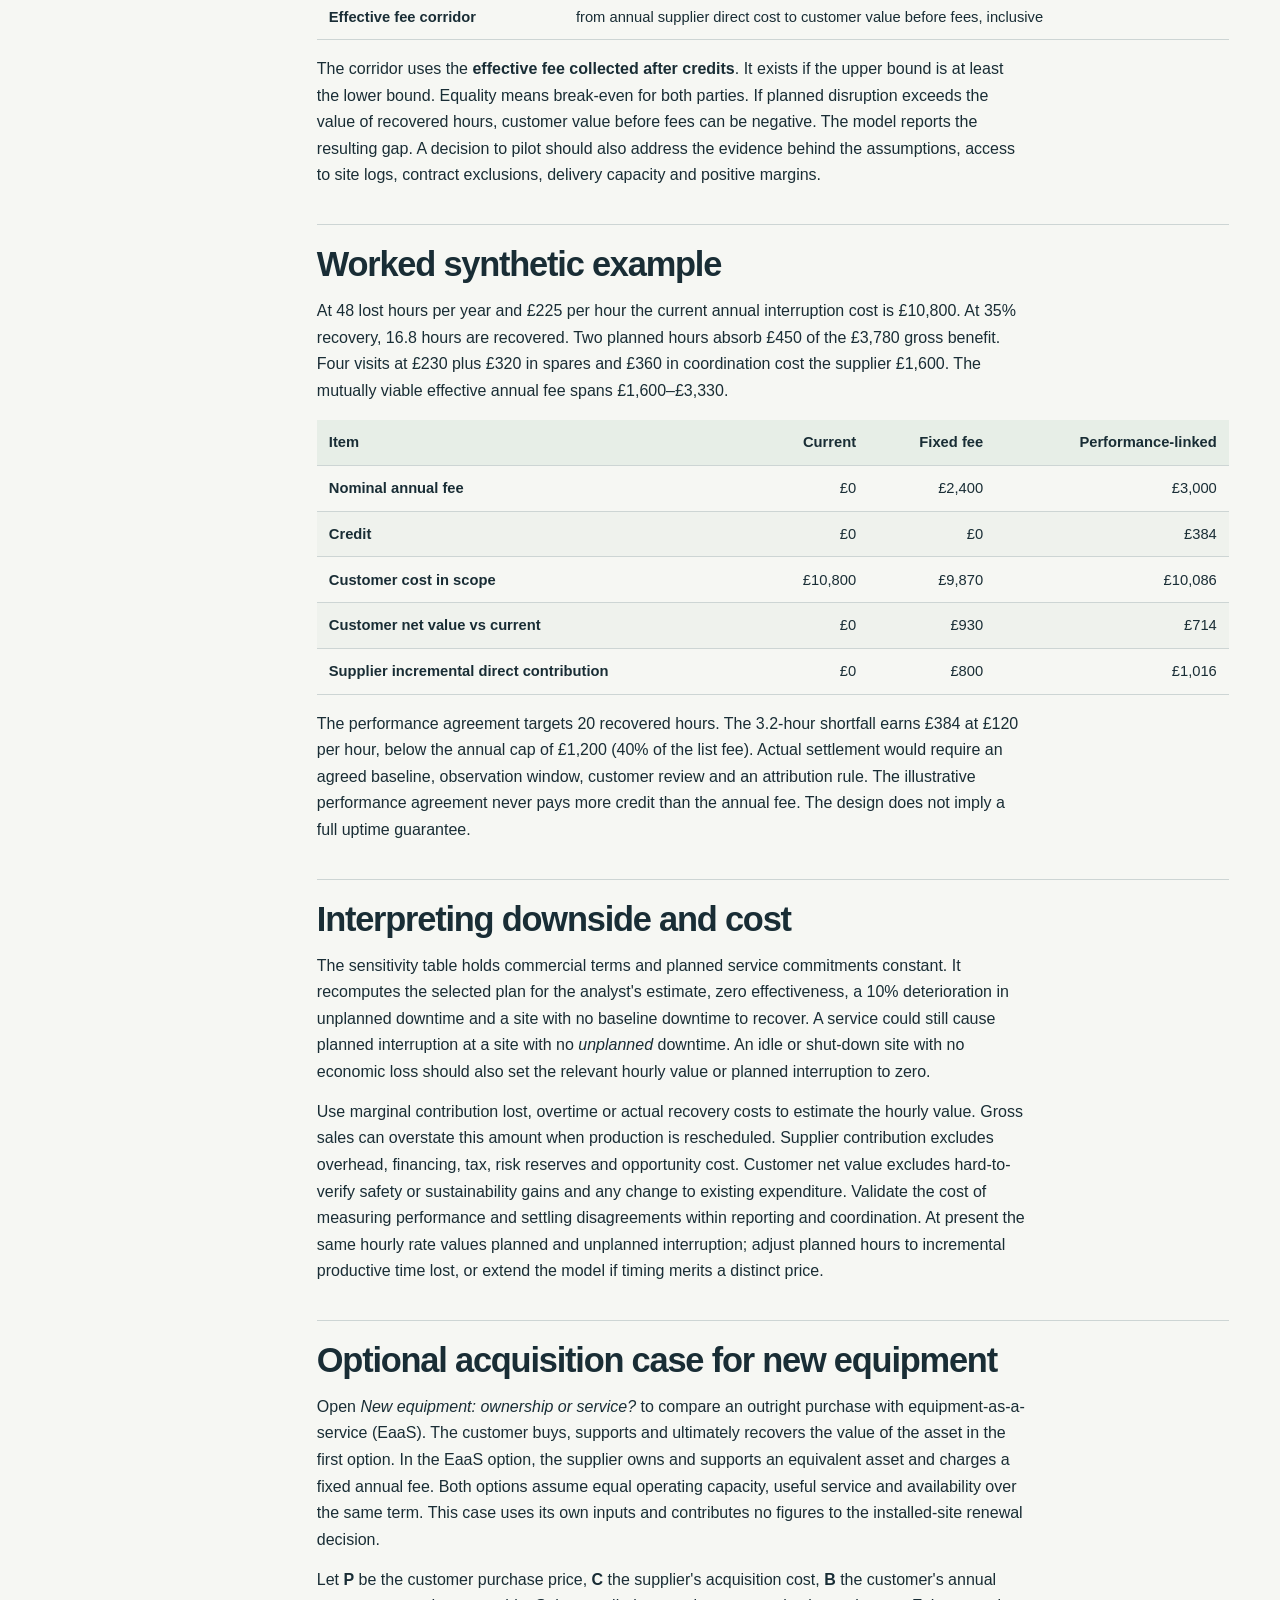
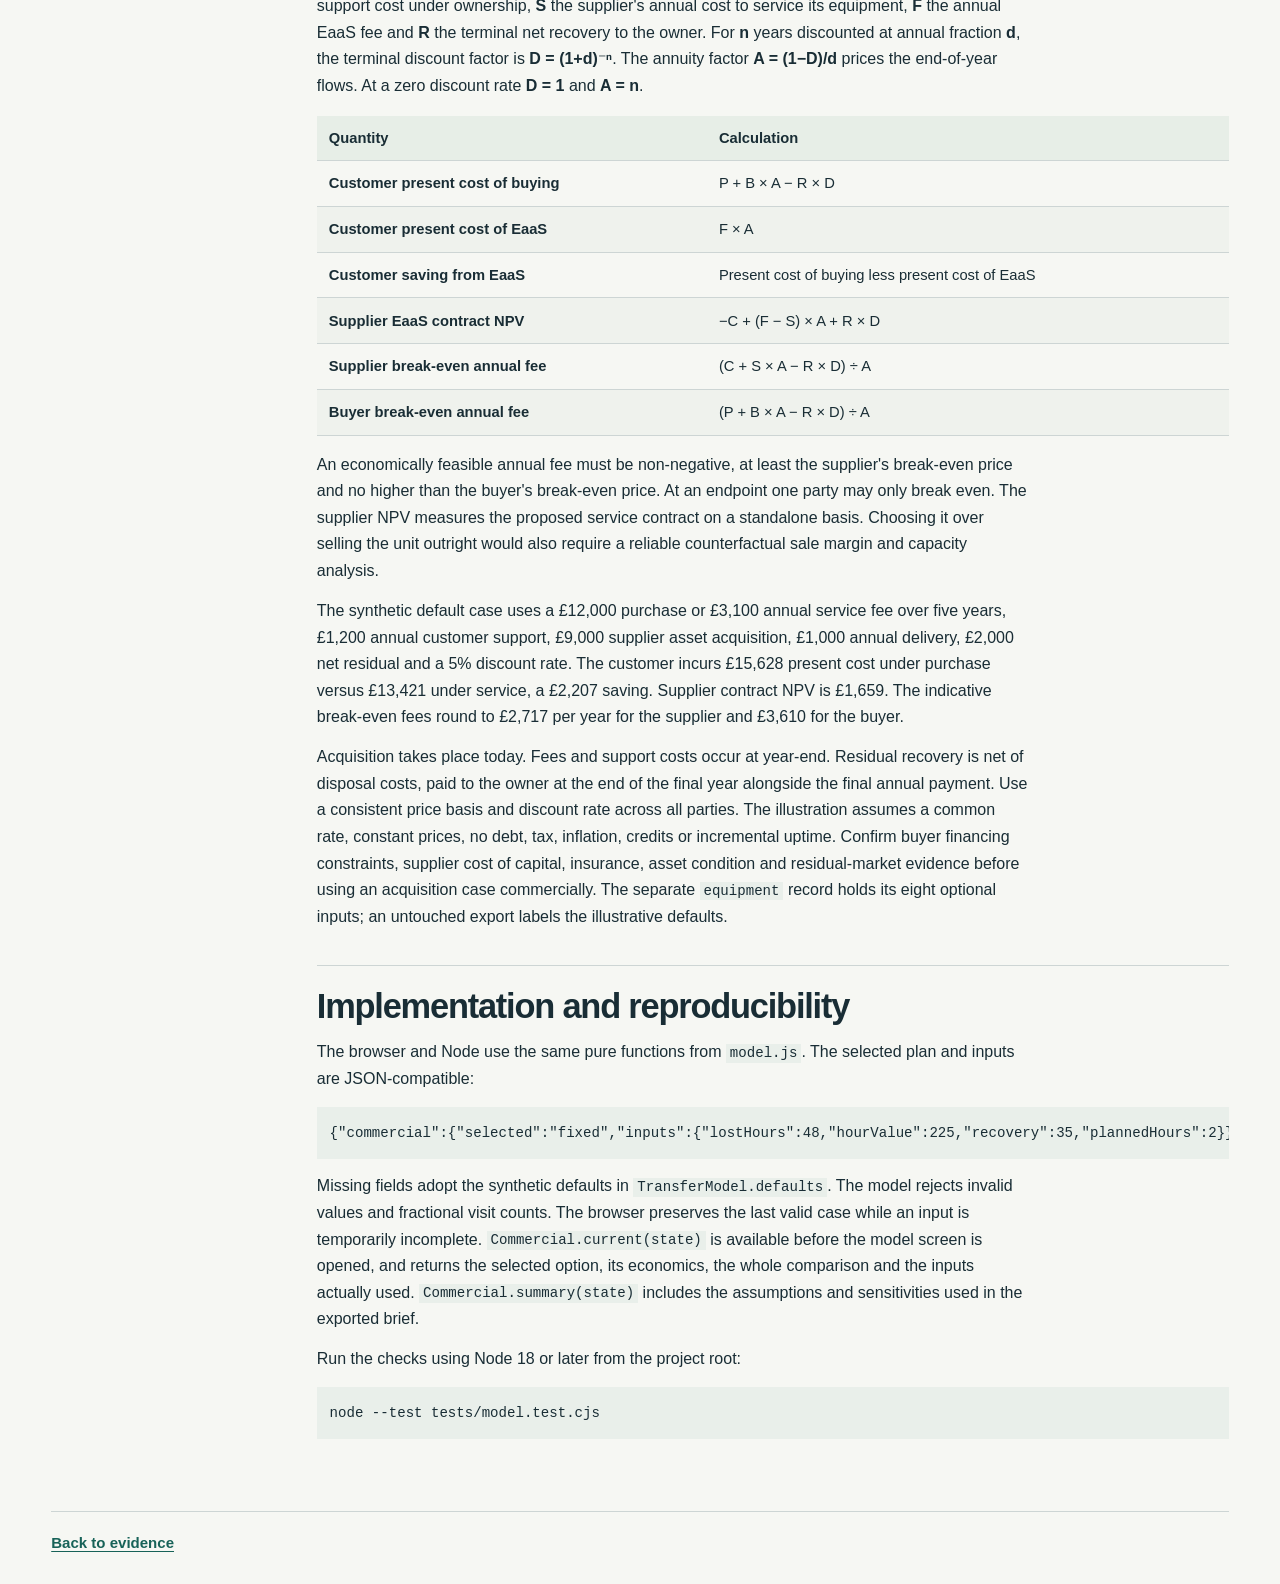
<file: docs/model.html>
<!doctype html>
<html lang="en-GB">
<head>
  <meta charset="utf-8">
  <meta name="viewport" content="width=device-width, initial-scale=1">
  <title>Commercial model | Transfer Pilot</title>
  <link rel="stylesheet" href="../styles.css">
  <link rel="stylesheet" href="docs.css">
</head>
<body>
  <a class="skip" href="#article">Skip to document</a>
  <header class="site-bar"><div class="doc-bar">
    <a class="wordmark" href="../index.html#home" aria-label="Transfer Pilot home"><span class="logo-grid" aria-hidden="true"><i></i><i></i><i></i><i></i></span>Transfer Pilot</a>
    <a class="doc-back" href="../index.html#evidence">Back to evidence</a>
  </div></header>
  <main class="doc-layout">
    <aside class="doc-toc"><nav aria-label="On this page">
      <h2>On this page</h2>
      <ul><li><a href="#the-three-alternatives">The three alternatives</a></li><li><a href="#equations">Equations</a></li><li><a href="#worked-synthetic-example">Worked synthetic example</a></li><li><a href="#interpreting-downside-and-cost">Interpreting downside and cost</a></li><li><a href="#optional-acquisition-case-for-new-equipment">Optional acquisition case for new equipment</a></li><li><a href="#implementation-and-reproducibility">Implementation and reproducibility</a></li></ul>
    </nav></aside>
    <details class="doc-mobile-toc"><summary>On this page</summary>
      <nav aria-label="On this page"><ul><li><a href="#the-three-alternatives">The three alternatives</a></li><li><a href="#equations">Equations</a></li><li><a href="#worked-synthetic-example">Worked synthetic example</a></li><li><a href="#interpreting-downside-and-cost">Interpreting downside and cost</a></li><li><a href="#optional-acquisition-case-for-new-equipment">Optional acquisition case for new equipment</a></li><li><a href="#implementation-and-reproducibility">Implementation and reproducibility</a></li></ul></nav>
    </details>
    <article id="article" class="doc-article" tabindex="-1"><h1 id="commercial-model">Commercial model</h1>
<p>The unit of analysis is one installed ball-transfer platform over a common twelve-month period. The decision is whether a proposed incremental support contract can create recoverable operating value for its customer while funding the supplier's delivery. All example figures are invented. They represent neither Alwayse pricing nor a measured client outcome.</p>
<h2 id="the-three-alternatives">The three alternatives</h2>
<div class="doc-table" role="region" aria-labelledby="the-three-alternatives" tabindex="0">
<table aria-labelledby="the-three-alternatives">
<thead>
<tr>
<th scope="col">Arrangement</th>
<th scope="col">Customer obligation</th>
<th scope="col">Supplier obligation</th>
<th scope="col">Risk retained</th>
</tr>
</thead>
<tbody>
<tr>
<td>Current arrangement</td>
<td>Continues existing support arrangements</td>
<td>No new service obligation</td>
<td>Customer carries the in-scope cost of unplanned interruptions</td>
</tr>
<tr>
<td>Fixed service fee</td>
<td>Pays the annual fixed fee</td>
<td>Provides planned visits, spares allowance and service reporting</td>
<td>Customer carries the difference between estimated and actual recovery</td>
</tr>
<tr>
<td>Performance-linked fee</td>
<td>Pays the list fee less earned credits</td>
<td>Delivers the same service and credits an agreed shortfall in hours recovered</td>
<td>Supplier takes a capped share of performance risk, customer retains losses beyond the cap</td>
</tr>
</tbody>
</table>
</div>
<p>Common capital cost and ordinary support expenditure cancel between alternatives. The provider's delivery cost is incremental to existing services. The site retains ownership of its equipment in all three alternatives. The performance clause is an option for an existing installation. A separate, optional case below explores acquiring new equipment on an annual service contract.</p>
<h2 id="equations">Equations</h2>
<p>Let <strong>H</strong> be attributable unplanned downtime hours, <strong>r</strong> the estimated reduction as a fraction, <strong>v</strong> the economic value per interrupted hour and <strong>p</strong> incremental planned interruption hours. Negative <strong>r</strong> allows a deterioration case. The baseline and trial need comparable workloads. Events outside the transfer platform are excluded.</p>
<div class="doc-table" role="region" aria-labelledby="equations" tabindex="0">
<table aria-labelledby="equations">
<thead>
<tr>
<th scope="col">Quantity</th>
<th scope="col">Calculation</th>
</tr>
</thead>
<tbody>
<tr>
<td>Baseline customer cost in scope</td>
<td>H × v</td>
</tr>
<tr>
<td>Recovered hours</td>
<td>H × r</td>
</tr>
<tr>
<td>Residual unplanned hours</td>
<td>H − recovered hours</td>
</tr>
<tr>
<td>Customer value before fees</td>
<td>(recovered hours − p) × v</td>
</tr>
<tr>
<td>Annual supplier direct cost</td>
<td>visits × labour and travel per visit + spares allowance + service coordination and reporting</td>
</tr>
<tr>
<td>Annual performance credit</td>
<td>smaller of [positive target shortfall in hours × credit per missed hour] and [list fee × credit cap fraction]</td>
</tr>
<tr>
<td>Net fee</td>
<td>fixed annual fee or performance list fee less credit</td>
</tr>
<tr>
<td>Customer cost with service</td>
<td>(residual unplanned hours + p) × v + net fee</td>
</tr>
<tr>
<td>Customer net value</td>
<td>baseline cost − customer cost with service</td>
</tr>
<tr>
<td>Supplier direct contribution</td>
<td>net fee − annual supplier direct cost</td>
</tr>
<tr>
<td>Effective fee corridor</td>
<td>from annual supplier direct cost to customer value before fees, inclusive</td>
</tr>
</tbody>
</table>
</div>
<p>The corridor uses the <strong>effective fee collected after credits</strong>. It exists if the upper bound is at least the lower bound. Equality means break-even for both parties. If planned disruption exceeds the value of recovered hours, customer value before fees can be negative. The model reports the resulting gap. A decision to pilot should also address the evidence behind the assumptions, access to site logs, contract exclusions, delivery capacity and positive margins.</p>
<h2 id="worked-synthetic-example">Worked synthetic example</h2>
<p>At 48 lost hours per year and £225 per hour the current annual interruption cost is £10,800. At 35% recovery, 16.8 hours are recovered. Two planned hours absorb £450 of the £3,780 gross benefit. Four visits at £230 plus £320 in spares and £360 in coordination cost the supplier £1,600. The mutually viable effective annual fee spans £1,600–£3,330.</p>
<div class="doc-table" role="region" aria-labelledby="worked-synthetic-example" tabindex="0">
<table aria-labelledby="worked-synthetic-example">
<thead>
<tr>
<th scope="col">Item</th>
<th style="text-align:right" scope="col">Current</th>
<th style="text-align:right" scope="col">Fixed fee</th>
<th style="text-align:right" scope="col">Performance-linked</th>
</tr>
</thead>
<tbody>
<tr>
<td>Nominal annual fee</td>
<td style="text-align:right">£0</td>
<td style="text-align:right">£2,400</td>
<td style="text-align:right">£3,000</td>
</tr>
<tr>
<td>Credit</td>
<td style="text-align:right">£0</td>
<td style="text-align:right">£0</td>
<td style="text-align:right">£384</td>
</tr>
<tr>
<td>Customer cost in scope</td>
<td style="text-align:right">£10,800</td>
<td style="text-align:right">£9,870</td>
<td style="text-align:right">£10,086</td>
</tr>
<tr>
<td>Customer net value vs current</td>
<td style="text-align:right">£0</td>
<td style="text-align:right">£930</td>
<td style="text-align:right">£714</td>
</tr>
<tr>
<td>Supplier incremental direct contribution</td>
<td style="text-align:right">£0</td>
<td style="text-align:right">£800</td>
<td style="text-align:right">£1,016</td>
</tr>
</tbody>
</table>
</div>
<p>The performance agreement targets 20 recovered hours. The 3.2-hour shortfall earns £384 at £120 per hour, below the annual cap of £1,200 (40% of the list fee). Actual settlement would require an agreed baseline, observation window, customer review and an attribution rule. The illustrative performance agreement never pays more credit than the annual fee. The design does not imply a full uptime guarantee.</p>
<h2 id="interpreting-downside-and-cost">Interpreting downside and cost</h2>
<p>The sensitivity table holds commercial terms and planned service commitments constant. It recomputes the selected plan for the analyst's estimate, zero effectiveness, a 10% deterioration in unplanned downtime and a site with no baseline downtime to recover. A service could still cause planned interruption at a site with no <em>unplanned</em> downtime. An idle or shut-down site with no economic loss should also set the relevant hourly value or planned interruption to zero.</p>
<p>Use marginal contribution lost, overtime or actual recovery costs to estimate the hourly value. Gross sales can overstate this amount when production is rescheduled. Supplier contribution excludes overhead, financing, tax, risk reserves and opportunity cost. Customer net value excludes hard-to-verify safety or sustainability gains and any change to existing expenditure. Validate the cost of measuring performance and settling disagreements within reporting and coordination. At present the same hourly rate values planned and unplanned interruption; adjust planned hours to incremental productive time lost, or extend the model if timing merits a distinct price.</p>
<h2 id="optional-acquisition-case-for-new-equipment">Optional acquisition case for new equipment</h2>
<p>Open <em>New equipment: ownership or service?</em> to compare an outright purchase with equipment-as-a-service (EaaS). The customer buys, supports and ultimately recovers the value of the asset in the first option. In the EaaS option, the supplier owns and supports an equivalent asset and charges a fixed annual fee. Both options assume equal operating capacity, useful service and availability over the same term. This case uses its own inputs and contributes no figures to the installed-site renewal decision.</p>
<p>Let <strong>P</strong> be the customer purchase price, <strong>C</strong> the supplier's acquisition cost, <strong>B</strong> the customer's annual support cost under ownership, <strong>S</strong> the supplier's annual cost to service its equipment, <strong>F</strong> the annual EaaS fee and <strong>R</strong> the terminal net recovery to the owner. For <strong>n</strong> years discounted at annual fraction <strong>d</strong>, the terminal discount factor is <strong>D = (1+d)⁻ⁿ</strong>. The annuity factor <strong>A = (1−D)/d</strong> prices the end-of-year flows. At a zero discount rate <strong>D = 1</strong> and <strong>A = n</strong>.</p>
<div class="doc-table" role="region" aria-labelledby="optional-acquisition-case-for-new-equipment" tabindex="0">
<table aria-labelledby="optional-acquisition-case-for-new-equipment">
<thead>
<tr>
<th scope="col">Quantity</th>
<th scope="col">Calculation</th>
</tr>
</thead>
<tbody>
<tr>
<td>Customer present cost of buying</td>
<td>P + B × A − R × D</td>
</tr>
<tr>
<td>Customer present cost of EaaS</td>
<td>F × A</td>
</tr>
<tr>
<td>Customer saving from EaaS</td>
<td>Present cost of buying less present cost of EaaS</td>
</tr>
<tr>
<td>Supplier EaaS contract NPV</td>
<td>−C + (F − S) × A + R × D</td>
</tr>
<tr>
<td>Supplier break-even annual fee</td>
<td>(C + S × A − R × D) ÷ A</td>
</tr>
<tr>
<td>Buyer break-even annual fee</td>
<td>(P + B × A − R × D) ÷ A</td>
</tr>
</tbody>
</table>
</div>
<p>An economically feasible annual fee must be non-negative, at least the supplier's break-even price and no higher than the buyer's break-even price. At an endpoint one party may only break even. The supplier NPV measures the proposed service contract on a standalone basis. Choosing it over selling the unit outright would also require a reliable counterfactual sale margin and capacity analysis.</p>
<p>The synthetic default case uses a £12,000 purchase or £3,100 annual service fee over five years, £1,200 annual customer support, £9,000 supplier asset acquisition, £1,000 annual delivery, £2,000 net residual and a 5% discount rate. The customer incurs £15,628 present cost under purchase versus £13,421 under service, a £2,207 saving. Supplier contract NPV is £1,659. The indicative break-even fees round to £2,717 per year for the supplier and £3,610 for the buyer.</p>
<p>Acquisition takes place today. Fees and support costs occur at year-end. Residual recovery is net of disposal costs, paid to the owner at the end of the final year alongside the final annual payment. Use a consistent price basis and discount rate across all parties. The illustration assumes a common rate, constant prices, no debt, tax, inflation, credits or incremental uptime. Confirm buyer financing constraints, supplier cost of capital, insurance, asset condition and residual-market evidence before using an acquisition case commercially. The separate <code>equipment</code> record holds its eight optional inputs; an untouched export labels the illustrative defaults.</p>
<h2 id="implementation-and-reproducibility">Implementation and reproducibility</h2>
<p>The browser and Node use the same pure functions from <code>model.js</code>. The selected plan and inputs are JSON-compatible:</p>
<pre><code class="language-json">{&quot;commercial&quot;:{&quot;selected&quot;:&quot;fixed&quot;,&quot;inputs&quot;:{&quot;lostHours&quot;:48,&quot;hourValue&quot;:225,&quot;recovery&quot;:35,&quot;plannedHours&quot;:2}}}
</code></pre>
<p>Missing fields adopt the synthetic defaults in <code>TransferModel.defaults</code>. The model rejects invalid values and fractional visit counts. The browser preserves the last valid case while an input is temporarily incomplete. <code>Commercial.current(state)</code> is available before the model screen is opened, and returns the selected option, its economics, the whole comparison and the inputs actually used. <code>Commercial.summary(state)</code> includes the assumptions and sensitivities used in the exported brief.</p>
<p>Run the checks using Node 18 or later from the project root:</p>
<pre><code class="language-sh">node --test tests/model.test.cjs
</code></pre>
</article>
  </main>
  <footer class="doc-footer"><a href="../index.html#evidence">Back to evidence</a></footer>
</body>
</html>
</file>
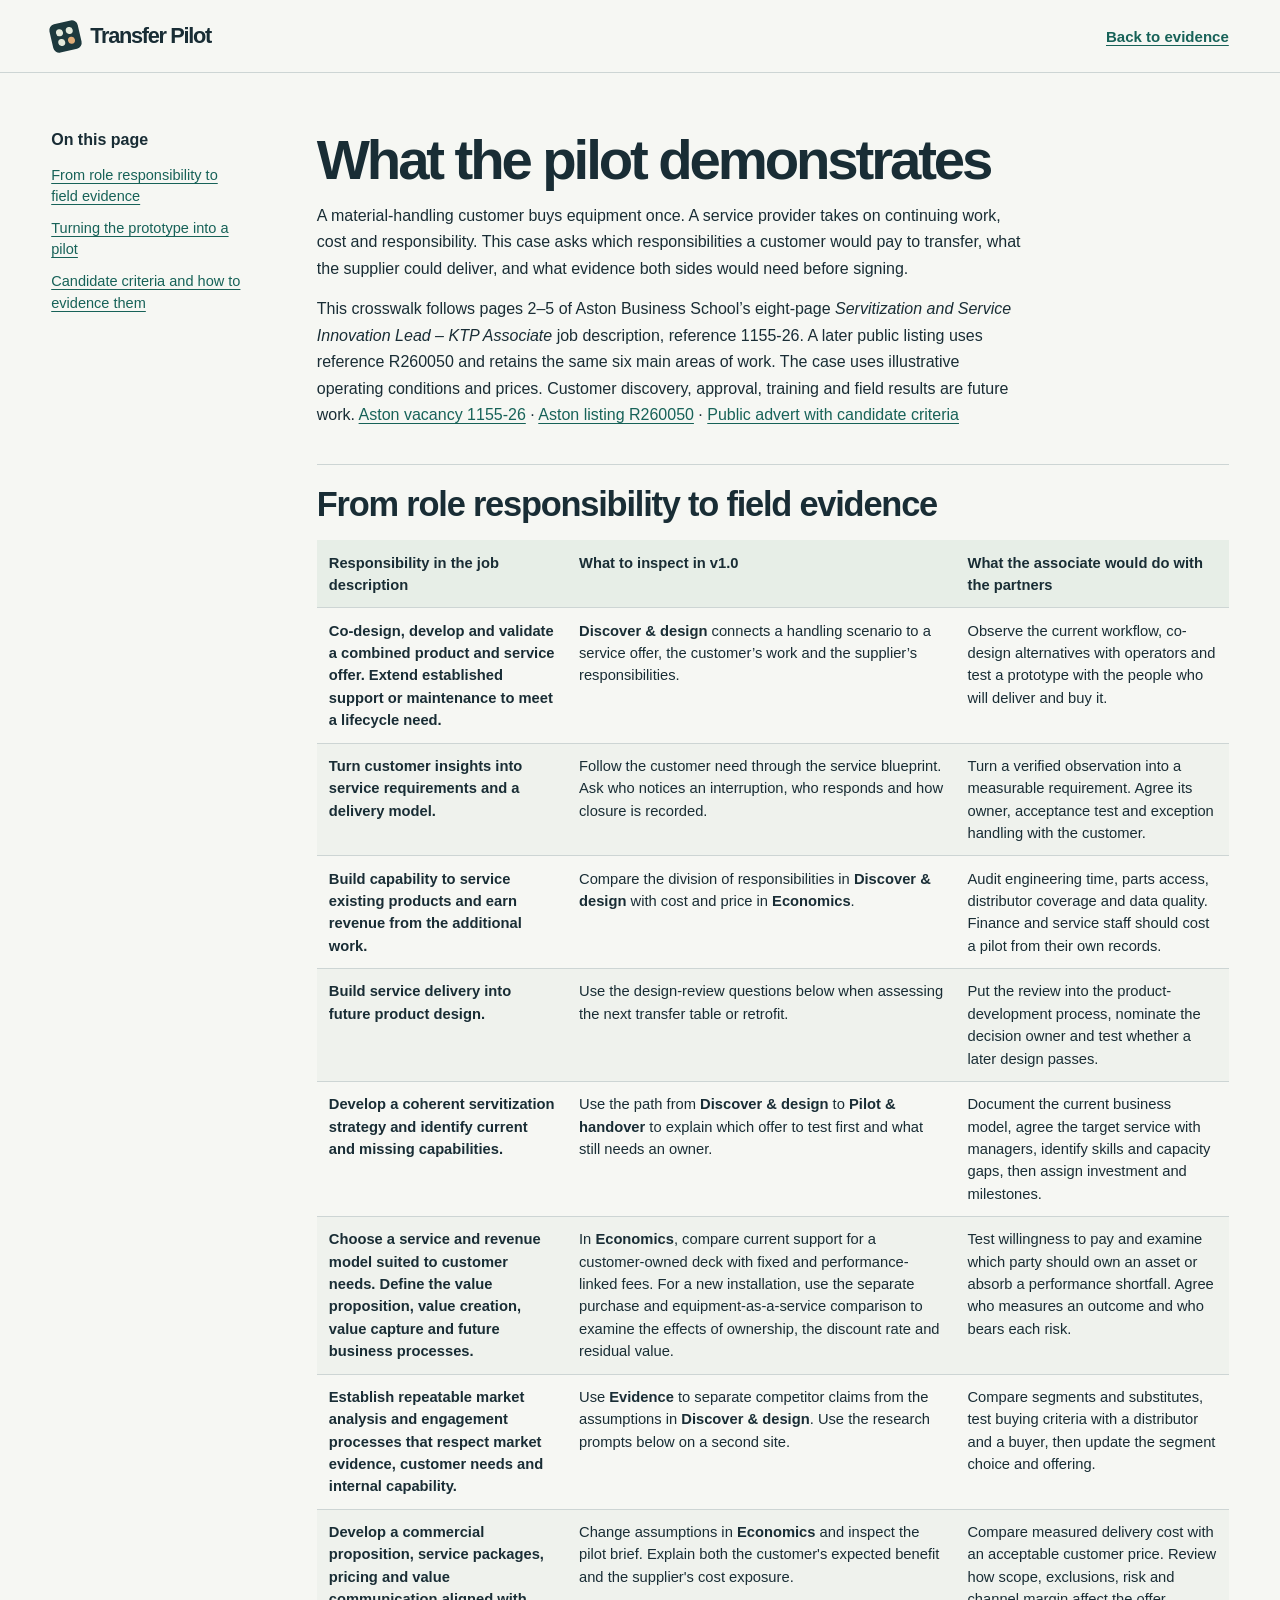
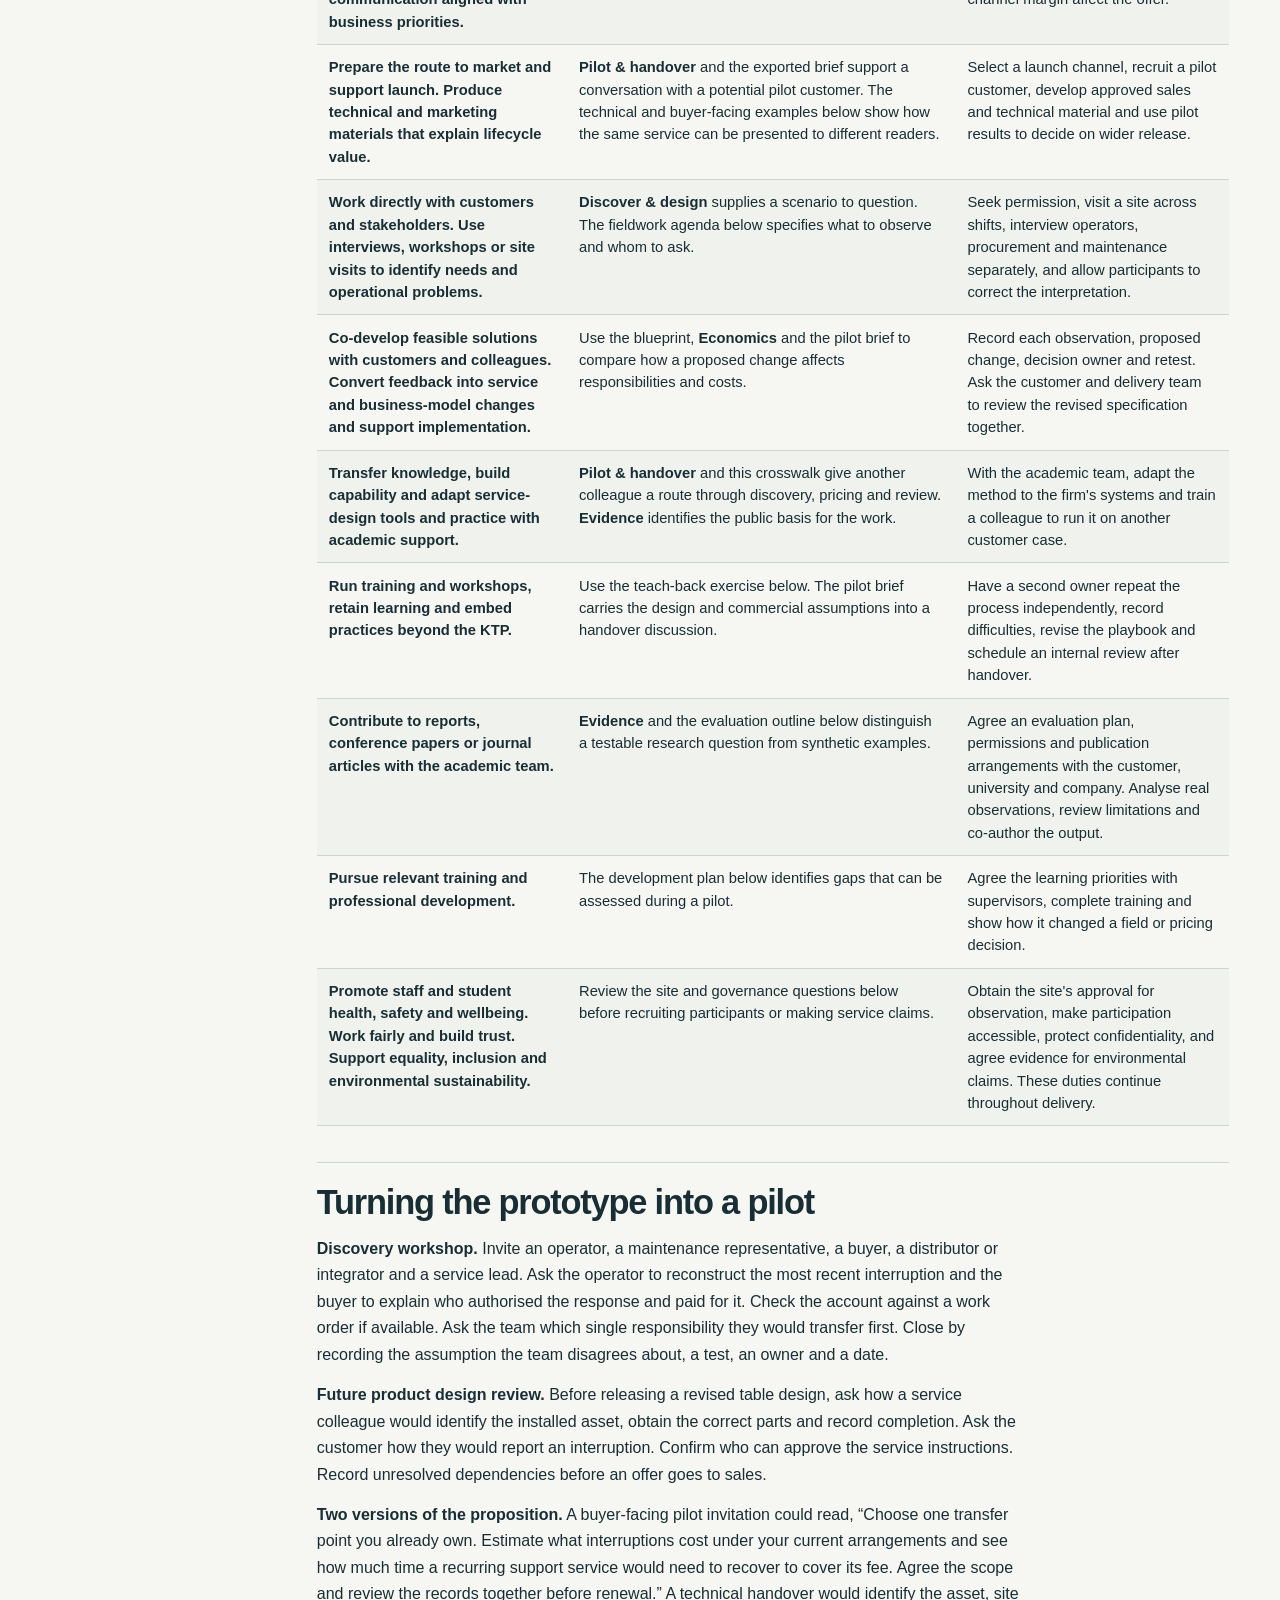
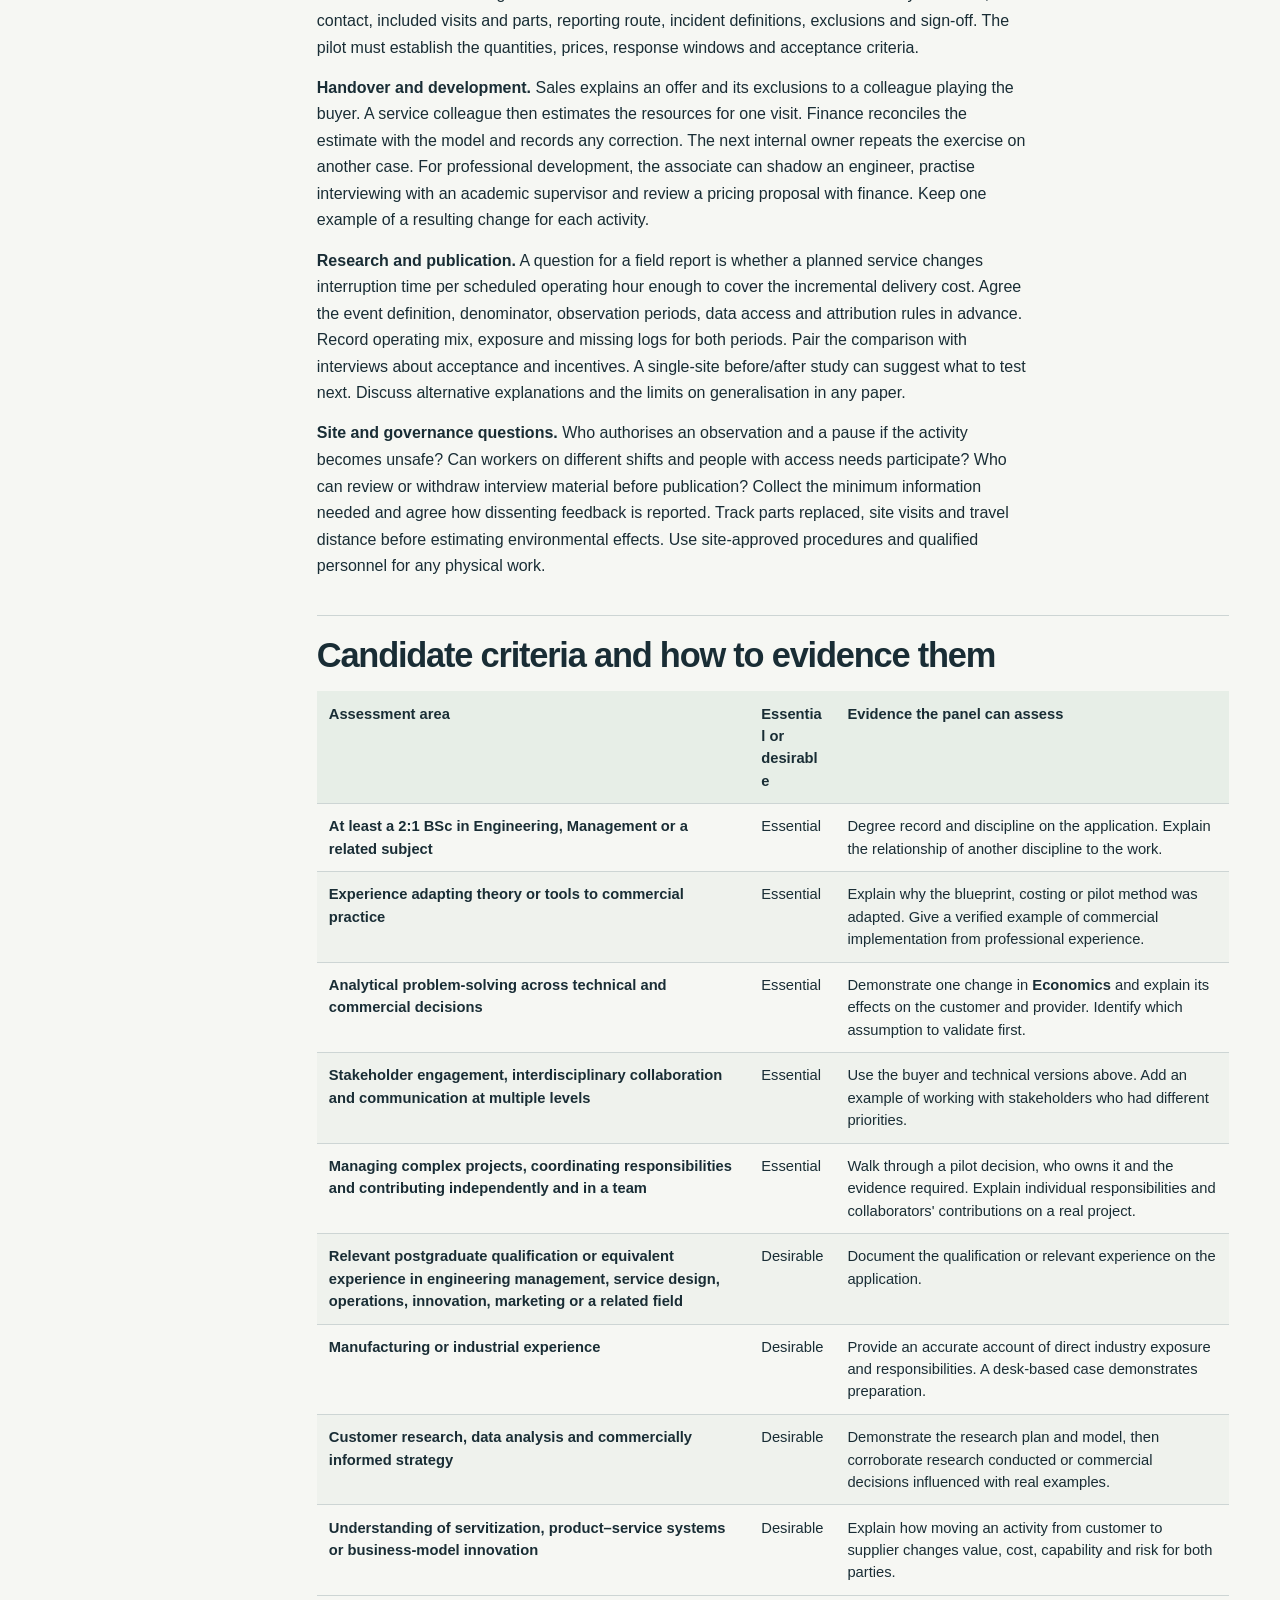
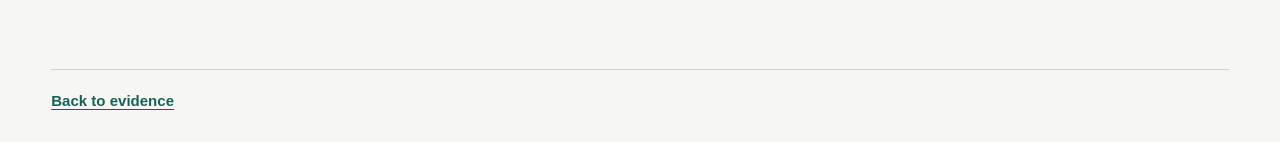
<file: docs/role-coverage.html>
<!doctype html>
<html lang="en-GB">
<head>
  <meta charset="utf-8">
  <meta name="viewport" content="width=device-width, initial-scale=1">
  <title>What the pilot demonstrates | Transfer Pilot</title>
  <link rel="stylesheet" href="../styles.css">
  <link rel="stylesheet" href="docs.css">
</head>
<body>
  <a class="skip" href="#article">Skip to document</a>
  <header class="site-bar"><div class="doc-bar">
    <a class="wordmark" href="../index.html#home" aria-label="Transfer Pilot home"><span class="logo-grid" aria-hidden="true"><i></i><i></i><i></i><i></i></span>Transfer Pilot</a>
    <a class="doc-back" href="../index.html#evidence">Back to evidence</a>
  </div></header>
  <main class="doc-layout">
    <aside class="doc-toc"><nav aria-label="On this page">
      <h2>On this page</h2>
      <ul><li><a href="#from-role-responsibility-to-field-evidence">From role responsibility to field evidence</a></li><li><a href="#turning-the-prototype-into-a-pilot">Turning the prototype into a pilot</a></li><li><a href="#candidate-criteria-and-how-to-evidence-them">Candidate criteria and how to evidence them</a></li></ul>
    </nav></aside>
    <details class="doc-mobile-toc"><summary>On this page</summary>
      <nav aria-label="On this page"><ul><li><a href="#from-role-responsibility-to-field-evidence">From role responsibility to field evidence</a></li><li><a href="#turning-the-prototype-into-a-pilot">Turning the prototype into a pilot</a></li><li><a href="#candidate-criteria-and-how-to-evidence-them">Candidate criteria and how to evidence them</a></li></ul></nav>
    </details>
    <article id="article" class="doc-article" tabindex="-1"><h1 id="what-the-pilot-demonstrates">What the pilot demonstrates</h1>
<p>A material-handling customer buys equipment once. A service provider takes on continuing work, cost and responsibility. This case asks which responsibilities a customer would pay to transfer, what the supplier could deliver, and what evidence both sides would need before signing.</p>
<p>This crosswalk follows pages 2–5 of Aston Business School’s eight-page <em>Servitization and Service Innovation Lead – KTP Associate</em> job description, reference 1155-26. A later public listing uses reference R260050 and retains the same six main areas of work. The case uses illustrative operating conditions and prices. Customer discovery, approval, training and field results are future work. <a href="https://jobs.aston.ac.uk/Vacancy.aspx?ref=1155-26">Aston vacancy 1155-26</a> · <a href="https://jobs.aston.ac.uk/Vacancy.aspx?ref=R260050">Aston listing R260050</a> · <a href="https://unijobs.ac/jobs/servitization-and-service-innovation-lead-ktp-associate-2">Public advert with candidate criteria</a></p>
<h2 id="from-role-responsibility-to-field-evidence">From role responsibility to field evidence</h2>
<div class="doc-table" role="region" aria-labelledby="from-role-responsibility-to-field-evidence" tabindex="0">
<table aria-labelledby="from-role-responsibility-to-field-evidence">
<thead>
<tr>
<th scope="col">Responsibility in the job description</th>
<th scope="col">What to inspect in v1.0</th>
<th scope="col">What the associate would do with the partners</th>
</tr>
</thead>
<tbody>
<tr>
<td>Co-design, develop and validate a combined product and service offer. Extend established support or maintenance to meet a lifecycle need.</td>
<td><strong>Discover &amp; design</strong> connects a handling scenario to a service offer, the customer’s work and the supplier’s responsibilities.</td>
<td>Observe the current workflow, co-design alternatives with operators and test a prototype with the people who will deliver and buy it.</td>
</tr>
<tr>
<td>Turn customer insights into service requirements and a delivery model.</td>
<td>Follow the customer need through the service blueprint. Ask who notices an interruption, who responds and how closure is recorded.</td>
<td>Turn a verified observation into a measurable requirement. Agree its owner, acceptance test and exception handling with the customer.</td>
</tr>
<tr>
<td>Build capability to service existing products and earn revenue from the additional work.</td>
<td>Compare the division of responsibilities in <strong>Discover &amp; design</strong> with cost and price in <strong>Economics</strong>.</td>
<td>Audit engineering time, parts access, distributor coverage and data quality. Finance and service staff should cost a pilot from their own records.</td>
</tr>
<tr>
<td>Build service delivery into future product design.</td>
<td>Use the design-review questions below when assessing the next transfer table or retrofit.</td>
<td>Put the review into the product-development process, nominate the decision owner and test whether a later design passes.</td>
</tr>
<tr>
<td>Develop a coherent servitization strategy and identify current and missing capabilities.</td>
<td>Use the path from <strong>Discover &amp; design</strong> to <strong>Pilot &amp; handover</strong> to explain which offer to test first and what still needs an owner.</td>
<td>Document the current business model, agree the target service with managers, identify skills and capacity gaps, then assign investment and milestones.</td>
</tr>
<tr>
<td>Choose a service and revenue model suited to customer needs. Define the value proposition, value creation, value capture and future business processes.</td>
<td>In <strong>Economics</strong>, compare current support for a customer-owned deck with fixed and performance-linked fees. For a new installation, use the separate purchase and equipment-as-a-service comparison to examine the effects of ownership, the discount rate and residual value.</td>
<td>Test willingness to pay and examine which party should own an asset or absorb a performance shortfall. Agree who measures an outcome and who bears each risk.</td>
</tr>
<tr>
<td>Establish repeatable market analysis and engagement processes that respect market evidence, customer needs and internal capability.</td>
<td>Use <strong>Evidence</strong> to separate competitor claims from the assumptions in <strong>Discover &amp; design</strong>. Use the research prompts below on a second site.</td>
<td>Compare segments and substitutes, test buying criteria with a distributor and a buyer, then update the segment choice and offering.</td>
</tr>
<tr>
<td>Develop a commercial proposition, service packages, pricing and value communication aligned with business priorities.</td>
<td>Change assumptions in <strong>Economics</strong> and inspect the pilot brief. Explain both the customer's expected benefit and the supplier's cost exposure.</td>
<td>Compare measured delivery cost with an acceptable customer price. Review how scope, exclusions, risk and channel margin affect the offer.</td>
</tr>
<tr>
<td>Prepare the route to market and support launch. Produce technical and marketing materials that explain lifecycle value.</td>
<td><strong>Pilot &amp; handover</strong> and the exported brief support a conversation with a potential pilot customer. The technical and buyer-facing examples below show how the same service can be presented to different readers.</td>
<td>Select a launch channel, recruit a pilot customer, develop approved sales and technical material and use pilot results to decide on wider release.</td>
</tr>
<tr>
<td>Work directly with customers and stakeholders. Use interviews, workshops or site visits to identify needs and operational problems.</td>
<td><strong>Discover &amp; design</strong> supplies a scenario to question. The fieldwork agenda below specifies what to observe and whom to ask.</td>
<td>Seek permission, visit a site across shifts, interview operators, procurement and maintenance separately, and allow participants to correct the interpretation.</td>
</tr>
<tr>
<td>Co-develop feasible solutions with customers and colleagues. Convert feedback into service and business-model changes and support implementation.</td>
<td>Use the blueprint, <strong>Economics</strong> and the pilot brief to compare how a proposed change affects responsibilities and costs.</td>
<td>Record each observation, proposed change, decision owner and retest. Ask the customer and delivery team to review the revised specification together.</td>
</tr>
<tr>
<td>Transfer knowledge, build capability and adapt service-design tools and practice with academic support.</td>
<td><strong>Pilot &amp; handover</strong> and this crosswalk give another colleague a route through discovery, pricing and review. <strong>Evidence</strong> identifies the public basis for the work.</td>
<td>With the academic team, adapt the method to the firm's systems and train a colleague to run it on another customer case.</td>
</tr>
<tr>
<td>Run training and workshops, retain learning and embed practices beyond the KTP.</td>
<td>Use the teach-back exercise below. The pilot brief carries the design and commercial assumptions into a handover discussion.</td>
<td>Have a second owner repeat the process independently, record difficulties, revise the playbook and schedule an internal review after handover.</td>
</tr>
<tr>
<td>Contribute to reports, conference papers or journal articles with the academic team.</td>
<td><strong>Evidence</strong> and the evaluation outline below distinguish a testable research question from synthetic examples.</td>
<td>Agree an evaluation plan, permissions and publication arrangements with the customer, university and company. Analyse real observations, review limitations and co-author the output.</td>
</tr>
<tr>
<td>Pursue relevant training and professional development.</td>
<td>The development plan below identifies gaps that can be assessed during a pilot.</td>
<td>Agree the learning priorities with supervisors, complete training and show how it changed a field or pricing decision.</td>
</tr>
<tr>
<td>Promote staff and student health, safety and wellbeing. Work fairly and build trust. Support equality, inclusion and environmental sustainability.</td>
<td>Review the site and governance questions below before recruiting participants or making service claims.</td>
<td>Obtain the site's approval for observation, make participation accessible, protect confidentiality, and agree evidence for environmental claims. These duties continue throughout delivery.</td>
</tr>
</tbody>
</table>
</div>
<h2 id="turning-the-prototype-into-a-pilot">Turning the prototype into a pilot</h2>
<p><strong>Discovery workshop.</strong> Invite an operator, a maintenance representative, a buyer, a distributor or integrator and a service lead. Ask the operator to reconstruct the most recent interruption and the buyer to explain who authorised the response and paid for it. Check the account against a work order if available. Ask the team which single responsibility they would transfer first. Close by recording the assumption the team disagrees about, a test, an owner and a date.</p>
<p><strong>Future product design review.</strong> Before releasing a revised table design, ask how a service colleague would identify the installed asset, obtain the correct parts and record completion. Ask the customer how they would report an interruption. Confirm who can approve the service instructions. Record unresolved dependencies before an offer goes to sales.</p>
<p><strong>Two versions of the proposition.</strong> A buyer-facing pilot invitation could read, “Choose one transfer point you already own. Estimate what interruptions cost under your current arrangements and see how much time a recurring support service would need to recover to cover its fee. Agree the scope and review the records together before renewal.” A technical handover would identify the asset, site contact, included visits and parts, reporting route, incident definitions, exclusions and sign-off. The pilot must establish the quantities, prices, response windows and acceptance criteria.</p>
<p><strong>Handover and development.</strong> Sales explains an offer and its exclusions to a colleague playing the buyer. A service colleague then estimates the resources for one visit. Finance reconciles the estimate with the model and records any correction. The next internal owner repeats the exercise on another case. For professional development, the associate can shadow an engineer, practise interviewing with an academic supervisor and review a pricing proposal with finance. Keep one example of a resulting change for each activity.</p>
<p><strong>Research and publication.</strong> A question for a field report is whether a planned service changes interruption time per scheduled operating hour enough to cover the incremental delivery cost. Agree the event definition, denominator, observation periods, data access and attribution rules in advance. Record operating mix, exposure and missing logs for both periods. Pair the comparison with interviews about acceptance and incentives. A single-site before/after study can suggest what to test next. Discuss alternative explanations and the limits on generalisation in any paper.</p>
<p><strong>Site and governance questions.</strong> Who authorises an observation and a pause if the activity becomes unsafe? Can workers on different shifts and people with access needs participate? Who can review or withdraw interview material before publication? Collect the minimum information needed and agree how dissenting feedback is reported. Track parts replaced, site visits and travel distance before estimating environmental effects. Use site-approved procedures and qualified personnel for any physical work.</p>
<h2 id="candidate-criteria-and-how-to-evidence-them">Candidate criteria and how to evidence them</h2>
<div class="doc-table" role="region" aria-labelledby="candidate-criteria-and-how-to-evidence-them" tabindex="0">
<table aria-labelledby="candidate-criteria-and-how-to-evidence-them">
<thead>
<tr>
<th scope="col">Assessment area</th>
<th scope="col">Essential or desirable</th>
<th scope="col">Evidence the panel can assess</th>
</tr>
</thead>
<tbody>
<tr>
<td>At least a 2:1 BSc in Engineering, Management or a related subject</td>
<td>Essential</td>
<td>Degree record and discipline on the application. Explain the relationship of another discipline to the work.</td>
</tr>
<tr>
<td>Experience adapting theory or tools to commercial practice</td>
<td>Essential</td>
<td>Explain why the blueprint, costing or pilot method was adapted. Give a verified example of commercial implementation from professional experience.</td>
</tr>
<tr>
<td>Analytical problem-solving across technical and commercial decisions</td>
<td>Essential</td>
<td>Demonstrate one change in <strong>Economics</strong> and explain its effects on the customer and provider. Identify which assumption to validate first.</td>
</tr>
<tr>
<td>Stakeholder engagement, interdisciplinary collaboration and communication at multiple levels</td>
<td>Essential</td>
<td>Use the buyer and technical versions above. Add an example of working with stakeholders who had different priorities.</td>
</tr>
<tr>
<td>Managing complex projects, coordinating responsibilities and contributing independently and in a team</td>
<td>Essential</td>
<td>Walk through a pilot decision, who owns it and the evidence required. Explain individual responsibilities and collaborators' contributions on a real project.</td>
</tr>
<tr>
<td>Relevant postgraduate qualification or equivalent experience in engineering management, service design, operations, innovation, marketing or a related field</td>
<td>Desirable</td>
<td>Document the qualification or relevant experience on the application.</td>
</tr>
<tr>
<td>Manufacturing or industrial experience</td>
<td>Desirable</td>
<td>Provide an accurate account of direct industry exposure and responsibilities. A desk-based case demonstrates preparation.</td>
</tr>
<tr>
<td>Customer research, data analysis and commercially informed strategy</td>
<td>Desirable</td>
<td>Demonstrate the research plan and model, then corroborate research conducted or commercial decisions influenced with real examples.</td>
</tr>
<tr>
<td>Understanding of servitization, product–service systems or business-model innovation</td>
<td>Desirable</td>
<td>Explain how moving an activity from customer to supplier changes value, cost, capability and risk for both parties.</td>
</tr>
</tbody>
</table>
</div>
</article>
  </main>
  <footer class="doc-footer"><a href="../index.html#evidence">Back to evidence</a></footer>
</body>
</html>
</file>
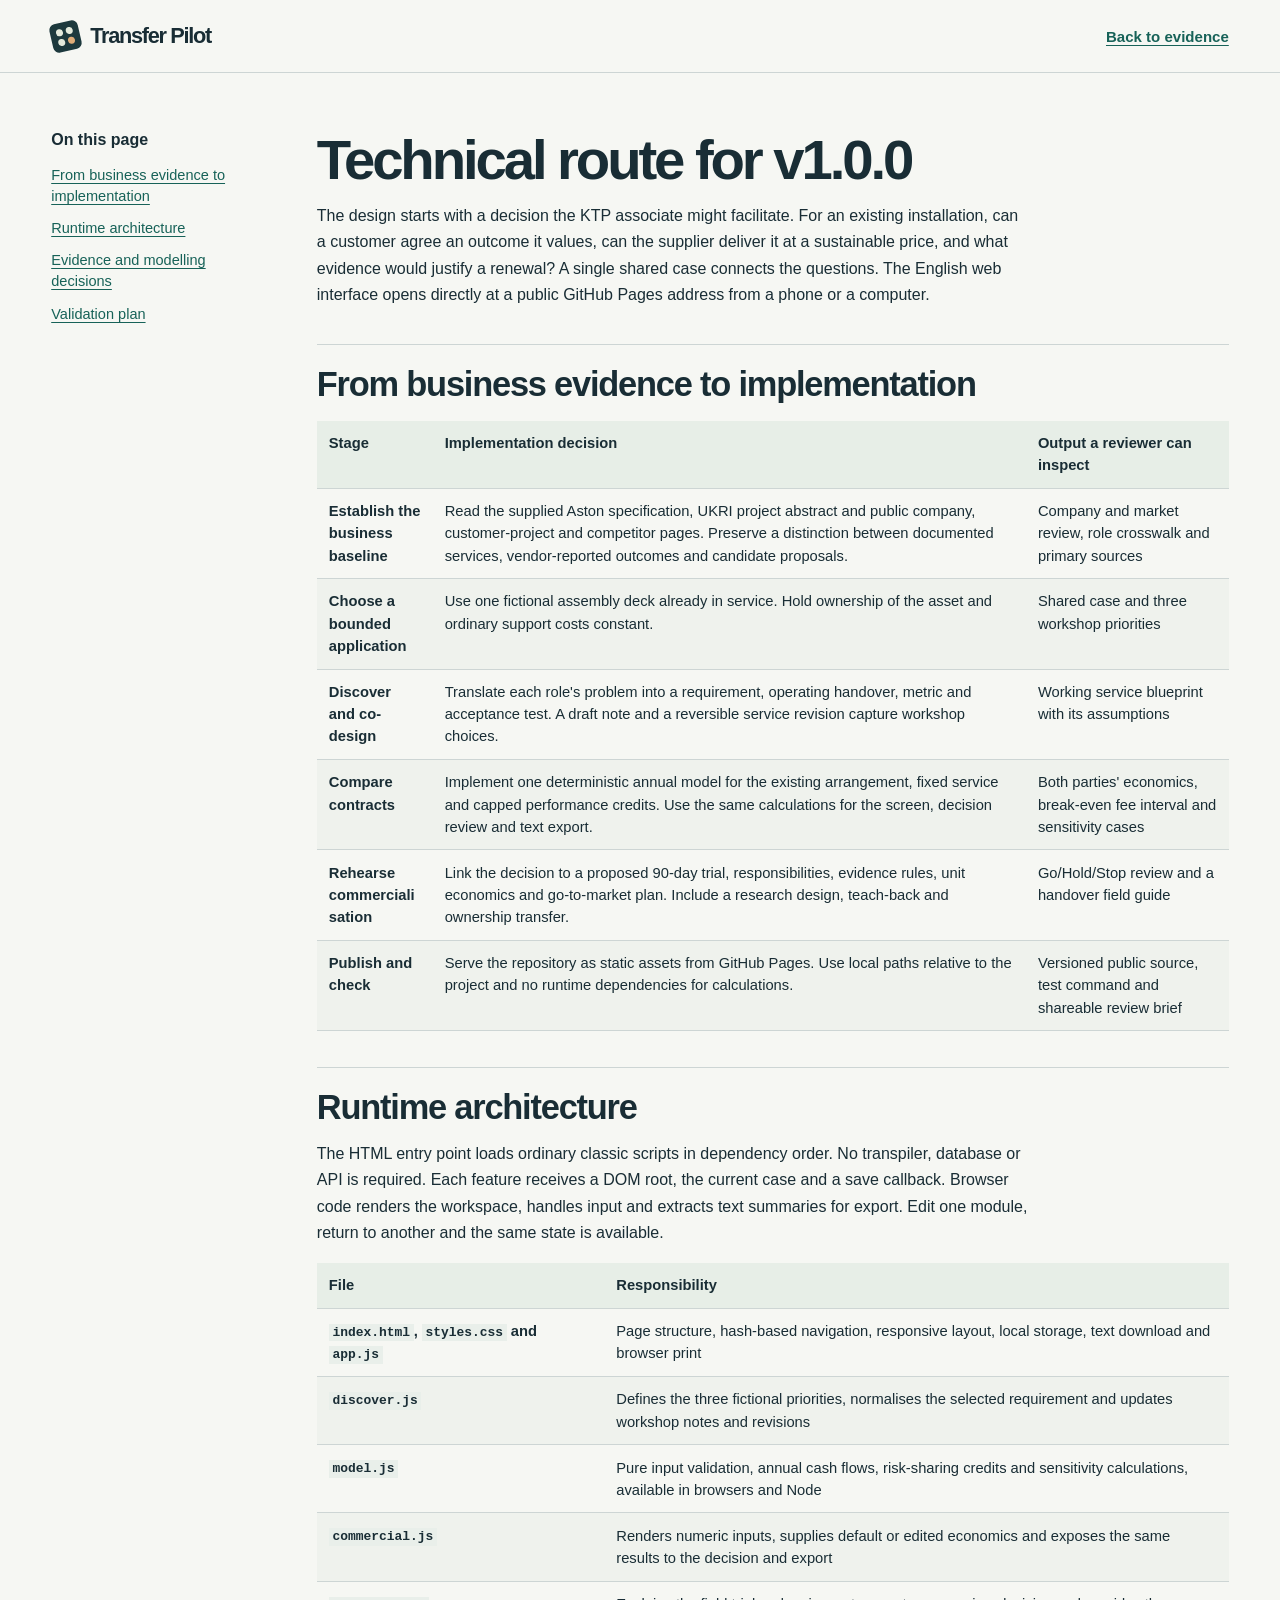
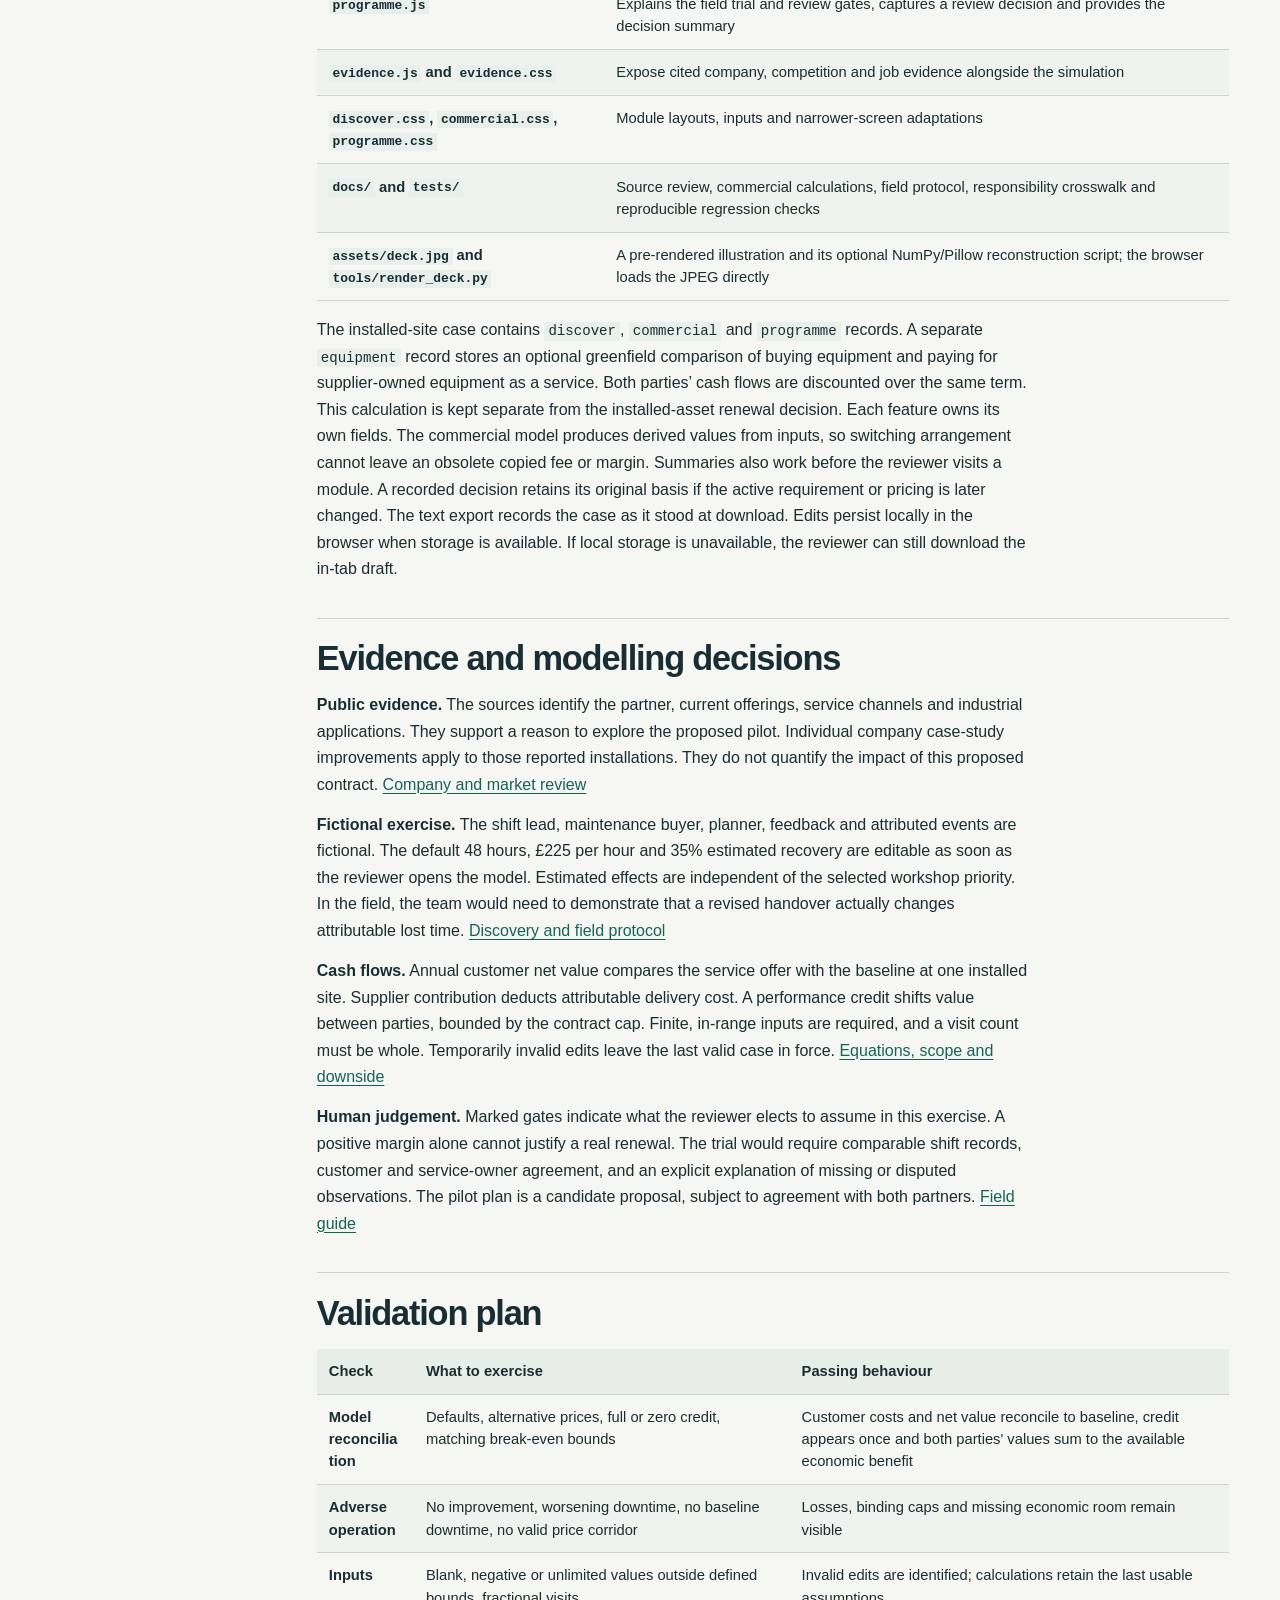
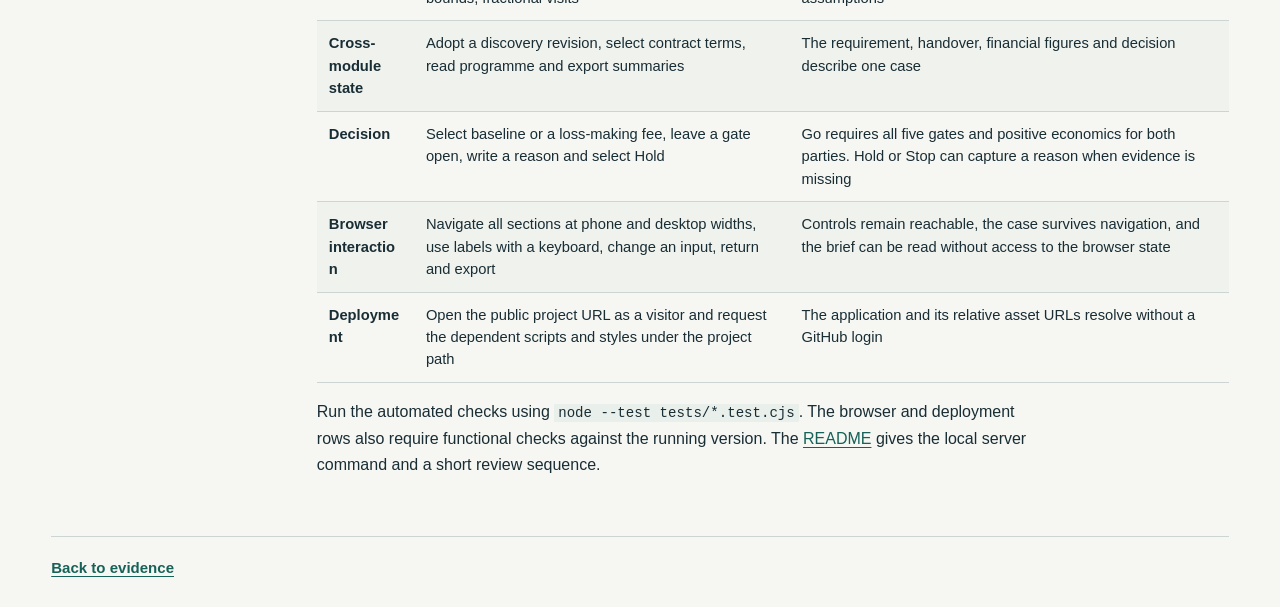
<file: docs/technical-route.html>
<!doctype html>
<html lang="en-GB">
<head>
  <meta charset="utf-8">
  <meta name="viewport" content="width=device-width, initial-scale=1">
  <title>Technical route for v1.0.0 | Transfer Pilot</title>
  <link rel="stylesheet" href="../styles.css">
  <link rel="stylesheet" href="docs.css">
</head>
<body>
  <a class="skip" href="#article">Skip to document</a>
  <header class="site-bar"><div class="doc-bar">
    <a class="wordmark" href="../index.html#home" aria-label="Transfer Pilot home"><span class="logo-grid" aria-hidden="true"><i></i><i></i><i></i><i></i></span>Transfer Pilot</a>
    <a class="doc-back" href="../index.html#evidence">Back to evidence</a>
  </div></header>
  <main class="doc-layout">
    <aside class="doc-toc"><nav aria-label="On this page">
      <h2>On this page</h2>
      <ul><li><a href="#from-business-evidence-to-implementation">From business evidence to implementation</a></li><li><a href="#runtime-architecture">Runtime architecture</a></li><li><a href="#evidence-and-modelling-decisions">Evidence and modelling decisions</a></li><li><a href="#validation-plan">Validation plan</a></li></ul>
    </nav></aside>
    <details class="doc-mobile-toc"><summary>On this page</summary>
      <nav aria-label="On this page"><ul><li><a href="#from-business-evidence-to-implementation">From business evidence to implementation</a></li><li><a href="#runtime-architecture">Runtime architecture</a></li><li><a href="#evidence-and-modelling-decisions">Evidence and modelling decisions</a></li><li><a href="#validation-plan">Validation plan</a></li></ul></nav>
    </details>
    <article id="article" class="doc-article" tabindex="-1"><h1 id="technical-route-for-v1-0-0">Technical route for v1.0.0</h1>
<p>The design starts with a decision the KTP associate might facilitate. For an existing installation, can a customer agree an outcome it values, can the supplier deliver it at a sustainable price, and what evidence would justify a renewal? A single shared case connects the questions. The English web interface opens directly at a public GitHub Pages address from a phone or a computer.</p>
<h2 id="from-business-evidence-to-implementation">From business evidence to implementation</h2>
<div class="doc-table" role="region" aria-labelledby="from-business-evidence-to-implementation" tabindex="0">
<table aria-labelledby="from-business-evidence-to-implementation">
<thead>
<tr>
<th scope="col">Stage</th>
<th scope="col">Implementation decision</th>
<th scope="col">Output a reviewer can inspect</th>
</tr>
</thead>
<tbody>
<tr>
<td>Establish the business baseline</td>
<td>Read the supplied Aston specification, UKRI project abstract and public company, customer-project and competitor pages. Preserve a distinction between documented services, vendor-reported outcomes and candidate proposals.</td>
<td>Company and market review, role crosswalk and primary sources</td>
</tr>
<tr>
<td>Choose a bounded application</td>
<td>Use one fictional assembly deck already in service. Hold ownership of the asset and ordinary support costs constant.</td>
<td>Shared case and three workshop priorities</td>
</tr>
<tr>
<td>Discover and co-design</td>
<td>Translate each role's problem into a requirement, operating handover, metric and acceptance test. A draft note and a reversible service revision capture workshop choices.</td>
<td>Working service blueprint with its assumptions</td>
</tr>
<tr>
<td>Compare contracts</td>
<td>Implement one deterministic annual model for the existing arrangement, fixed service and capped performance credits. Use the same calculations for the screen, decision review and text export.</td>
<td>Both parties' economics, break-even fee interval and sensitivity cases</td>
</tr>
<tr>
<td>Rehearse commercialisation</td>
<td>Link the decision to a proposed 90-day trial, responsibilities, evidence rules, unit economics and go-to-market plan. Include a research design, teach-back and ownership transfer.</td>
<td>Go/Hold/Stop review and a handover field guide</td>
</tr>
<tr>
<td>Publish and check</td>
<td>Serve the repository as static assets from GitHub Pages. Use local paths relative to the project and no runtime dependencies for calculations.</td>
<td>Versioned public source, test command and shareable review brief</td>
</tr>
</tbody>
</table>
</div>
<h2 id="runtime-architecture">Runtime architecture</h2>
<p>The HTML entry point loads ordinary classic scripts in dependency order. No transpiler, database or API is required. Each feature receives a DOM root, the current case and a save callback. Browser code renders the workspace, handles input and extracts text summaries for export. Edit one module, return to another and the same state is available.</p>
<div class="doc-table" role="region" aria-labelledby="runtime-architecture" tabindex="0">
<table aria-labelledby="runtime-architecture">
<thead>
<tr>
<th scope="col">File</th>
<th scope="col">Responsibility</th>
</tr>
</thead>
<tbody>
<tr>
<td><code>index.html</code>, <code>styles.css</code> and <code>app.js</code></td>
<td>Page structure, hash-based navigation, responsive layout, local storage, text download and browser print</td>
</tr>
<tr>
<td><code>discover.js</code></td>
<td>Defines the three fictional priorities, normalises the selected requirement and updates workshop notes and revisions</td>
</tr>
<tr>
<td><code>model.js</code></td>
<td>Pure input validation, annual cash flows, risk-sharing credits and sensitivity calculations, available in browsers and Node</td>
</tr>
<tr>
<td><code>commercial.js</code></td>
<td>Renders numeric inputs, supplies default or edited economics and exposes the same results to the decision and export</td>
</tr>
<tr>
<td><code>programme.js</code></td>
<td>Explains the field trial and review gates, captures a review decision and provides the decision summary</td>
</tr>
<tr>
<td><code>evidence.js</code> and <code>evidence.css</code></td>
<td>Expose cited company, competition and job evidence alongside the simulation</td>
</tr>
<tr>
<td><code>discover.css</code>, <code>commercial.css</code>, <code>programme.css</code></td>
<td>Module layouts, inputs and narrower-screen adaptations</td>
</tr>
<tr>
<td><code>docs/</code> and <code>tests/</code></td>
<td>Source review, commercial calculations, field protocol, responsibility crosswalk and reproducible regression checks</td>
</tr>
<tr>
<td><code>assets/deck.jpg</code> and <code>tools/render_deck.py</code></td>
<td>A pre-rendered illustration and its optional NumPy/Pillow reconstruction script; the browser loads the JPEG directly</td>
</tr>
</tbody>
</table>
</div>
<p>The installed-site case contains <code>discover</code>, <code>commercial</code> and <code>programme</code> records. A separate <code>equipment</code> record stores an optional greenfield comparison of buying equipment and paying for supplier-owned equipment as a service. Both parties’ cash flows are discounted over the same term. This calculation is kept separate from the installed-asset renewal decision. Each feature owns its own fields. The commercial model produces derived values from inputs, so switching arrangement cannot leave an obsolete copied fee or margin. Summaries also work before the reviewer visits a module. A recorded decision retains its original basis if the active requirement or pricing is later changed. The text export records the case as it stood at download. Edits persist locally in the browser when storage is available. If local storage is unavailable, the reviewer can still download the in-tab draft.</p>
<h2 id="evidence-and-modelling-decisions">Evidence and modelling decisions</h2>
<p><strong>Public evidence.</strong> The sources identify the partner, current offerings, service channels and industrial applications. They support a reason to explore the proposed pilot. Individual company case-study improvements apply to those reported installations. They do not quantify the impact of this proposed contract. <a href="company-and-market.html">Company and market review</a></p>
<p><strong>Fictional exercise.</strong> The shift lead, maintenance buyer, planner, feedback and attributed events are fictional. The default 48 hours, £225 per hour and 35% estimated recovery are editable as soon as the reviewer opens the model. Estimated effects are independent of the selected workshop priority. In the field, the team would need to demonstrate that a revised handover actually changes attributable lost time. <a href="field-guide.html">Discovery and field protocol</a></p>
<p><strong>Cash flows.</strong> Annual customer net value compares the service offer with the baseline at one installed site. Supplier contribution deducts attributable delivery cost. A performance credit shifts value between parties, bounded by the contract cap. Finite, in-range inputs are required, and a visit count must be whole. Temporarily invalid edits leave the last valid case in force. <a href="model.html">Equations, scope and downside</a></p>
<p><strong>Human judgement.</strong> Marked gates indicate what the reviewer elects to assume in this exercise. A positive margin alone cannot justify a real renewal. The trial would require comparable shift records, customer and service-owner agreement, and an explicit explanation of missing or disputed observations. The pilot plan is a candidate proposal, subject to agreement with both partners. <a href="field-guide.html">Field guide</a></p>
<h2 id="validation-plan">Validation plan</h2>
<div class="doc-table" role="region" aria-labelledby="validation-plan" tabindex="0">
<table aria-labelledby="validation-plan">
<thead>
<tr>
<th scope="col">Check</th>
<th scope="col">What to exercise</th>
<th scope="col">Passing behaviour</th>
</tr>
</thead>
<tbody>
<tr>
<td>Model reconciliation</td>
<td>Defaults, alternative prices, full or zero credit, matching break-even bounds</td>
<td>Customer costs and net value reconcile to baseline, credit appears once and both parties' values sum to the available economic benefit</td>
</tr>
<tr>
<td>Adverse operation</td>
<td>No improvement, worsening downtime, no baseline downtime, no valid price corridor</td>
<td>Losses, binding caps and missing economic room remain visible</td>
</tr>
<tr>
<td>Inputs</td>
<td>Blank, negative or unlimited values outside defined bounds, fractional visits</td>
<td>Invalid edits are identified; calculations retain the last usable assumptions</td>
</tr>
<tr>
<td>Cross-module state</td>
<td>Adopt a discovery revision, select contract terms, read programme and export summaries</td>
<td>The requirement, handover, financial figures and decision describe one case</td>
</tr>
<tr>
<td>Decision</td>
<td>Select baseline or a loss-making fee, leave a gate open, write a reason and select Hold</td>
<td>Go requires all five gates and positive economics for both parties. Hold or Stop can capture a reason when evidence is missing</td>
</tr>
<tr>
<td>Browser interaction</td>
<td>Navigate all sections at phone and desktop widths, use labels with a keyboard, change an input, return and export</td>
<td>Controls remain reachable, the case survives navigation, and the brief can be read without access to the browser state</td>
</tr>
<tr>
<td>Deployment</td>
<td>Open the public project URL as a visitor and request the dependent scripts and styles under the project path</td>
<td>The application and its relative asset URLs resolve without a GitHub login</td>
</tr>
</tbody>
</table>
</div>
<p>Run the automated checks using <code>node --test tests/*.test.cjs</code>. The browser and deployment rows also require functional checks against the running version. The <a href="../README.md">README</a> gives the local server command and a short review sequence.</p>
</article>
  </main>
  <footer class="doc-footer"><a href="../index.html#evidence">Back to evidence</a></footer>
</body>
</html>
</file>
<file: styles.css>
:root{
  --ink:#192d35;--muted:#506065;--line:#cdd5d4;--accent:#176258;--paper:#f6f7f3;--white:#fff;--warm:#dba975;
  color:var(--ink);background:var(--paper);font-family:"Inter","Helvetica Neue",Arial,sans-serif;
  font-size:16px;font-synthesis:none;-webkit-font-smoothing:antialiased;text-size-adjust:100%
}
*{box-sizing:border-box}
body{margin:0;min-height:100vh}
a{color:var(--accent);text-underline-offset:3px}
button,input,select,textarea{font:inherit}button,a,input,select,textarea,summary{-webkit-tap-highlight-color:transparent}
:focus-visible{outline:3px solid #238b86;outline-offset:4px}
main:focus{outline:none}
h1,h2,h3,p,figure{margin:0}
a:hover{text-decoration-thickness:2px}
.wrap,.bar-inner{width:min(1280px,calc(100% - clamp(36px,8vw,128px)));margin-inline:auto}
.site-bar{background:var(--paper);border-bottom:1px solid var(--line)}
.bar-inner{display:flex;align-items:center;gap:32px;min-height:80px}
.wordmark{display:inline-flex;align-items:center;gap:10px;flex-shrink:0;font-weight:750;font-size:1.36rem;letter-spacing:-.06em;color:var(--ink);text-decoration:none}
.logo-grid{display:grid;grid-template-columns:repeat(2,7px);gap:3px;transform:rotate(-13deg);background:#1d393d;border-radius:6px;padding:6px}
.logo-grid i{height:7px;width:7px;display:block;background:#e4eadc;border-radius:50%}.logo-grid i:last-child{background:#dfac78}
.site-bar nav{display:flex;align-self:stretch;align-items:stretch;gap:clamp(12px,2vw,31px);margin-left:auto}
.site-bar nav a{display:flex;align-items:center;position:relative;color:#475759;text-decoration:none;font-size:.92rem;font-weight:550;white-space:nowrap}
.site-bar nav a:hover,.site-bar nav a[aria-current]{color:var(--ink)}.site-bar nav a[aria-current]::after{content:"";height:2px;background:var(--accent);position:absolute;inset:auto 0 0}
.brief-link{display:inline-flex;align-items:center;justify-content:center;gap:9px;flex-shrink:0;border:1px solid #aab8b4;border-radius:6px;padding:9px 14px;font-size:.9rem;color:var(--ink);text-decoration:none;font-weight:650}
.brief-link:hover,.brief-link[aria-current]{background:#e4ebe4;border-color:#79938d}
.paper-icon{position:relative;display:inline-block;width:11px;height:14px;border:1.5px solid currentColor;border-radius:1px}
.paper-icon:after{content:"";position:absolute;left:2px;right:2px;top:5px;height:1px;background:currentColor;box-shadow:0 3px currentColor}
.skip{position:absolute;top:-80px;left:10px;z-index:99;background:white;padding:12px}.skip:focus{top:8px}
.home-hero{margin-top:clamp(27px,4vw,60px);display:grid;grid-template-columns:.93fr 1.07fr;align-items:center;gap:clamp(32px,4vw,72px)}
.hero-copy{padding:12px 0}
.kicker,.overline{display:flex;align-items:center;gap:10px;color:var(--accent);font-family:"IBM Plex Mono",ui-monospace,"SFMono-Regular",Consolas,monospace;text-transform:uppercase;font-size:.77rem;line-height:1.4;letter-spacing:.125em;font-weight:650}
.kicker:before{content:"";width:22px;height:2px;background:var(--accent)}
.hero-copy h1{font-family:"Inter","Helvetica Neue",Arial,sans-serif;font-size:clamp(3.8rem,6.36vw,6.45rem);line-height:.98;letter-spacing:-.078em;font-weight:600;margin:22px 0}
.hero-copy h1 em{font-family:"Iowan Old Style","Baskerville","Times New Roman",serif;font-weight:400;color:#216559;letter-spacing:-.061em}
.hero-copy>p:not(.kicker){color:#47595b;font-size:clamp(1rem,1.38vw,1.27rem);line-height:1.54;max-width:43ch}
.cta-row{display:flex;align-items:center;flex-wrap:wrap;gap:12px 23px;margin-top:26px}
.btn{display:inline-flex;align-items:center;justify-content:center;border:1px solid transparent;border-radius:6px;font-size:.96rem;line-height:1.3;font-weight:650;min-height:45px;padding:11px 18px;text-decoration:none;cursor:pointer}
.btn.primary{background:var(--ink);color:#fff}.btn.primary:hover{background:#27514e}
.btn.secondary{color:var(--ink);background:transparent;border-color:#aebcb7}.btn.secondary:hover{background:#e8ece6}
.link-action{color:var(--ink);font-size:.94rem;font-weight:620;text-decoration:underline;text-decoration-color:#9eada5}
.hero-figure{border-radius:10px;background:#172635;overflow:hidden;margin:0;position:relative;isolation:isolate}
.hero-figure img{width:100%;height:auto;display:block;aspect-ratio:1.69;object-fit:cover;object-position:center}
.hero-figure figcaption{display:flex;justify-content:space-between;gap:12px;padding:12px 17px;color:#dfe9eb;background:#1a2f3a;font-size:.82rem;line-height:1.4;border-top:1px solid #3a4c55}
.hero-figure figcaption span:last-child{color:#b5c6cc}
.section-rule{border-top:1px solid var(--line);margin-top:clamp(32px,4.8vw,68px);padding-top:26px}
.section-intro{display:flex;align-items:flex-end;justify-content:space-between;gap:20px;flex-wrap:wrap;margin-bottom:19px}
.section-intro h2,.brief-section h2{font-size:clamp(1.62rem,2.7vw,2.4rem);font-weight:620;letter-spacing:-.051em;line-height:1.15}
.scenariotag{display:flex;align-items:center;gap:8px;color:#526766;font-size:.84rem}.scenariotag:before{content:"";width:8px;height:8px;border:1px solid #6b8980;border-radius:50%;background:#d8e3dc}
.snapshot{display:grid;grid-template-columns:repeat(3,minmax(0,1fr)) 1.25fr;border:1px solid var(--line);border-radius:8px;overflow:hidden;background:#fcfcf8}
.stat{padding:23px clamp(12px,1.9vw,27px);border-right:1px solid var(--line)}
.stat>span,.stat>small{display:block;color:var(--muted);font-size:.88rem;line-height:1.45}
.stat strong{display:block;font-weight:540;font-size:clamp(2.1rem,3.1vw,3.4rem);line-height:1.25;letter-spacing:-.065em;margin:3px 0;font-variant-numeric:tabular-nums}
.stat-action{display:flex;align-items:flex-start;justify-content:center;flex-direction:column;background:#e7eee7;padding:20px clamp(12px,2vw,30px);gap:8px}
.stat-action p{max-width:32ch;line-height:1.5;font-size:.92rem;color:#38504a}
.case-cards{display:grid;grid-template-columns:repeat(3,minmax(0,1fr));gap:24px}
.case-card{display:block;color:var(--ink);text-decoration:none;padding:16px 0 20px;border-top:2px solid #859a91}
.case-card h3{font-weight:620;font-size:1.15rem;letter-spacing:-.025em;margin-bottom:8px}
.case-card p{color:var(--muted);line-height:1.53;max-width:34ch;font-size:.97rem}
.case-card:hover{border-color:var(--accent)}.case-card:hover h3{text-decoration:underline;text-underline-offset:3px}
.home-bottom{margin:30px 0 0;color:var(--muted);font-size:.9rem;line-height:1.55}
.workpage{padding-top:clamp(25px,3.3vw,53px)}
.workpage>.page-head{max-width:56rem;margin-bottom:30px}
.page-head h1,.brief-title{font-size:clamp(2.45rem,4.4vw,4.1rem);font-weight:570;line-height:1.04;letter-spacing:-.064em;margin:13px 0}
.page-head p:not(.kicker){color:var(--muted);font-size:1.1rem;line-height:1.5;max-width:64ch}
.workpage .pr-heading h1{margin:.2rem 0 .5rem;line-height:1.08;font-size:clamp(2.45rem,4.4vw,4.1rem);letter-spacing:-.064em;font-weight:570}
.page-tail{border-top:1px solid var(--line);margin-top:32px;padding-top:16px;display:flex;justify-content:space-between;align-items:center;gap:12px;flex-wrap:wrap}
.page-tail span{color:var(--muted);font-size:.87rem;line-height:1.5}
.site-footer{margin-top:clamp(44px,6vw,82px);border-top:1px solid var(--line)}
.footer-inner{display:flex;gap:14px;align-items:center;justify-content:space-between;min-height:87px;color:var(--muted);font-size:.86rem;line-height:1.45}
.footer-inner>div{display:flex;align-items:center;gap:13px}
.footer-inner strong{color:var(--ink);font-weight:700}
.footer-inner a{color:var(--ink)}
.brief-section{padding:20px 0;border-top:1px solid var(--line)}
.brief-section h2{font-size:1.3rem;margin-bottom:10px}
.brief-text{white-space:pre-line;overflow-wrap:anywhere;line-height:1.65;color:#3a4d51;max-width:86ch}
.brief-tools{display:flex;gap:10px;flex-wrap:wrap;margin-bottom:25px}
.storage-status{position:fixed;bottom:12px;right:12px;z-index:20;background:#fff4cb;padding:10px 15px;border:1px solid #d6bd6b;border-radius:5px;max-width:min(340px,90vw);font-size:.85rem}
@media(max-width:900px){.bar-inner{gap:14px;flex-wrap:wrap;min-height:0;padding-top:13px}.brief-link{margin-left:auto}.bar-inner nav{order:3;width:100%;gap:24px;margin:0;overflow-x:auto}.site-bar nav a{min-height:44px}.home-hero{gap:25px}.hero-copy h1{font-size:clamp(3.4rem,7.2vw,5.2rem)}.snapshot{grid-template-columns:repeat(3,1fr)}.stat:nth-child(3){border-right:0}.stat-action{grid-column:1 / -1;flex-direction:row;align-items:center;justify-content:space-between;gap:16px;padding:14px 18px;border-top:1px solid var(--line)}.stat-action p{max-width:none}}
@media(max-width:680px){.wrap,.bar-inner{width:calc(100% - 36px)}.wordmark{font-size:1.25rem}.home-hero{grid-template-columns:1fr;gap:23px;margin-top:25px}.hero-copy{padding:0}.hero-copy h1{font-size:clamp(3.7rem,13.5vw,5.25rem);margin:15px 0}.hero-copy>p:not(.kicker){max-width:41ch}.cta-row{margin-top:17px}.hero-figure img{aspect-ratio:1.95}.bar-inner nav{gap:20px;margin-right:-10px}.bar-inner nav a{font-size:.86rem}.case-cards{grid-template-columns:1fr;gap:0}.case-card p{max-width:100%}.section-rule{padding-top:20px}.stat{padding:13px 9px}.stat strong{font-size:clamp(1.62rem,7vw,2.2rem)}.stat small,.stat>span{font-size:.78rem}.stat-action{align-items:flex-start;flex-direction:column;gap:5px}.section-intro{gap:8px}.hero-figure figcaption{font-size:.76rem;padding:9px 12px}.footer-inner{align-items:flex-start;padding-block:20px}.footer-inner>div{display:grid;gap:2px}.workpage>.page-head{margin-bottom:20px}}
@media print{.site-bar,.site-footer,.brief-tools,.page-tail,.storage-status,.skip{display:none!important}body{background:#fff;color:#000}.wrap{width:100%;margin:0}.workpage{padding:0}.brief-section h2{break-after:avoid}.brief-text{font-size:10pt;line-height:1.45}.brief-section{padding:10px 0}@page{margin:16mm}}
</file>
<file: docs/docs.css>
.doc-bar, .doc-layout, .doc-footer { width: min(1190px, calc(100% - clamp(36px, 8vw, 112px))); margin-inline: auto; }
.doc-bar { display: flex; align-items: center; justify-content: space-between; min-height: 72px; gap: 1rem; }
.doc-back, .doc-footer a { font-size: .94rem; font-weight: 650; }
.doc-layout { display: grid; grid-template-columns: minmax(10rem, 13rem) minmax(0, 1fr); gap: clamp(1.7rem, 4.5vw, 4rem); padding-block: clamp(1.7rem, 4.5vw, 3.75rem); }
.doc-toc nav { display: block; position: sticky; top: 1rem; padding-right: .75rem; }
.doc-toc h2 { font-size: 1rem; }
.doc-toc ul { padding: 0; margin: .65rem 0 0; list-style: none; }
.doc-toc a { display: inline-block; white-space: normal; min-height: 0; padding-block: .35rem; font-size: .91rem; font-weight: 480; line-height: 1.45; }
.doc-toc a:hover { text-decoration: underline; }
.doc-mobile-toc { display: none; }
.doc-article { min-width: 0; color: var(--ink); line-height: 1.66; overflow-wrap: anywhere; }
.doc-article h1 { font-size: clamp(2.2rem, 4.4vw, 4.1rem); line-height: 1.04; font-weight: 570; letter-spacing: -.055em; max-width: 27ch; }
.doc-article h2 { margin-top: 2.2rem; border-top: 1px solid var(--line); padding-top: 1.2rem; line-height: 1.17; letter-spacing: -.035em; font-size: clamp(1.6rem, 2.75vw, 2.15rem); }
.doc-article h3 { margin-top: 1.6rem; font-size: 1.25rem; line-height: 1.3; }
.doc-article p, .doc-article ol, .doc-article ul { max-width: 80ch; margin: .85rem 0 0; }
.doc-article ol, .doc-article ul { padding-left: 1.4em; }
.doc-article li { padding-left: .15em; margin-top: .45em; }
.doc-table { max-width: 100%; overflow-x: auto; overscroll-behavior-inline: contain; margin: 1rem 0; }
.doc-table table { border-collapse: collapse; width: 100%; min-width: 35rem; font-size: .92rem; line-height: 1.52; }
.doc-table th, .doc-table td { text-align: left; vertical-align: top; border-bottom: 1px solid var(--line); padding: .7rem .75rem; }
.doc-table th { font-weight: 650; background: #e7eee7; }
.doc-table tbody tr:nth-child(even) { background: #eff2ed; }
.doc-table tbody td:first-child { font-weight: 550; }
.doc-article code { background: #e9efea; padding: .09em .28em; font-size: .88em; }
.doc-article pre { overflow-x: auto; background: #e9efea; padding: .8rem; margin: .9rem 0; }
.doc-article pre code { padding: 0; }
.doc-footer { padding-block: 1.35rem 2rem; border-top: 1px solid var(--line); }
@media (max-width: 760px) {
  .doc-layout { display: flex; flex-direction: column; gap: 1.35rem; }
  .doc-toc { display: none; }
  .doc-mobile-toc { display: block; border-bottom: 1px solid var(--line); padding-bottom: .55rem; }
  .doc-mobile-toc summary { padding-block: .3rem; font-size: .92rem; font-weight: 650; cursor: pointer; }
  .doc-mobile-toc ul { list-style: none; padding: 0; margin: .3rem 0; }
  .doc-mobile-toc a { min-height: 0; padding-block: .4rem; white-space: normal; text-decoration: underline; }
  .doc-bar { min-height: 58px; }
  .doc-article h2 { margin-top: 1.65rem; }
  .doc-table th, .doc-table td { padding: .6rem; }
}
@media print {
  .doc-bar, .doc-toc, .doc-mobile-toc, .doc-footer { display: none; }
  .doc-layout { display: block; width: 100%; padding: 0; }
  .doc-table { overflow: visible; }
  .doc-table table { min-width: 0; font-size: 9pt; }
  .doc-article h2, .doc-article h3 { break-after: avoid; }
  .doc-table tr { break-inside: avoid; }
}
</file>
